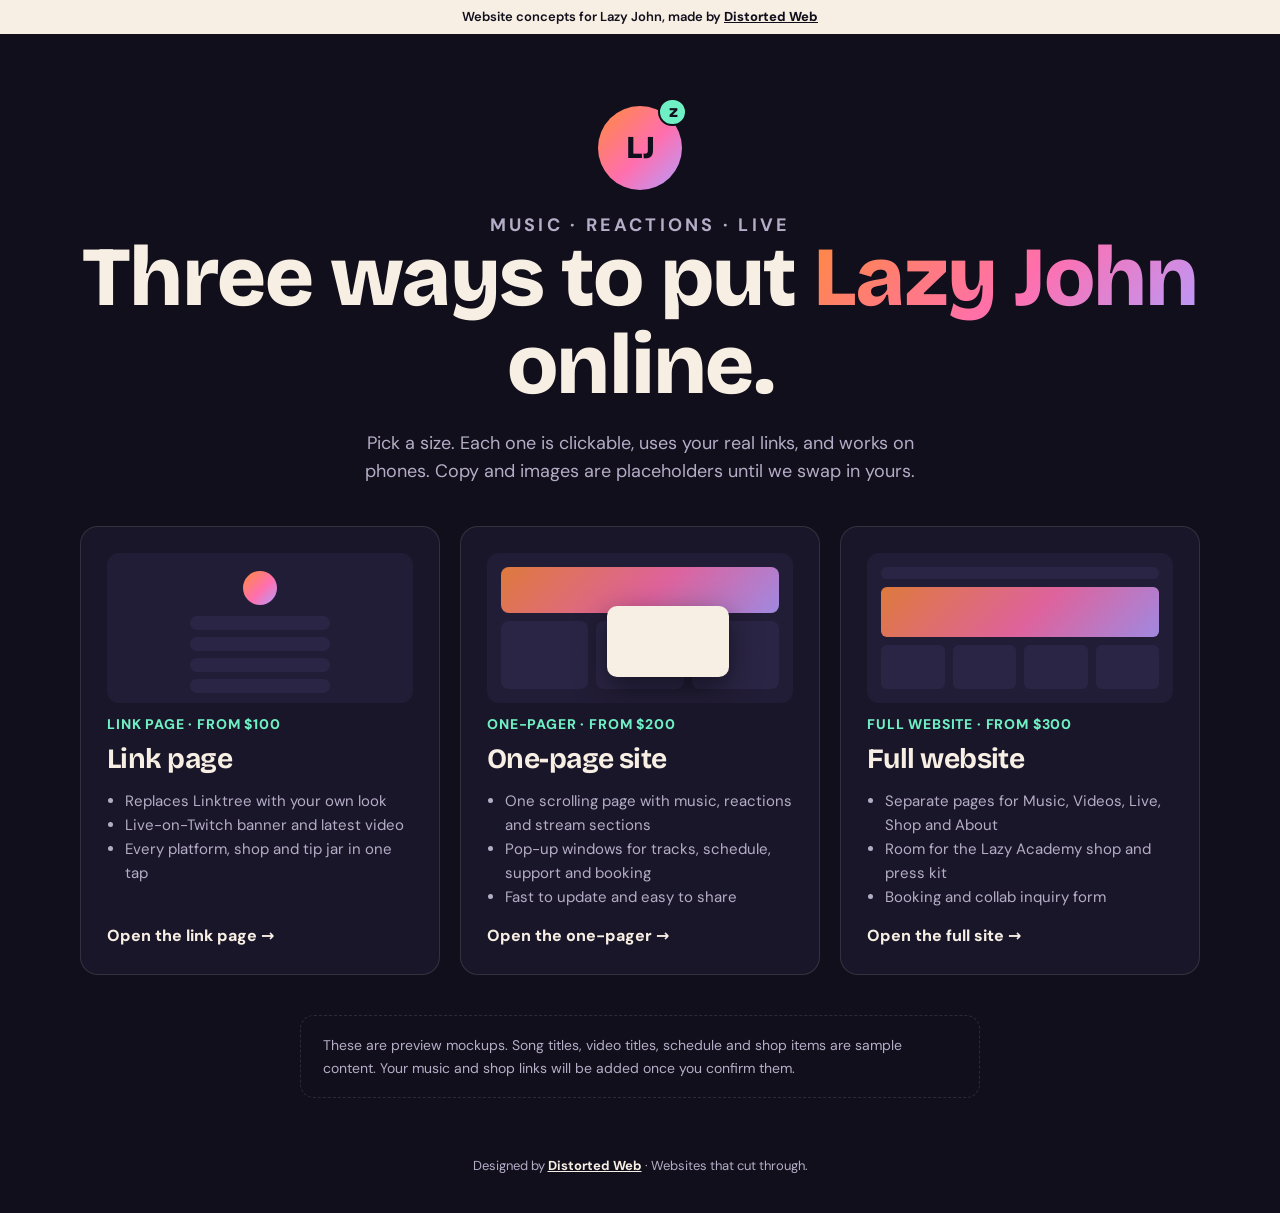
<file: index.html>
<!doctype html>
<html lang="en">
<head>
  <meta charset="utf-8">
  <meta name="viewport" content="width=device-width, initial-scale=1">
  <title>Lazy John | Website concepts by Distorted Web</title>
  <meta name="description" content="Three website concepts for Lazy John: a link page, a one-page site, and a full website.">
  <meta name="robots" content="noindex">
  <link rel="stylesheet" href="assets/css/base.css">
  <style>
    .hero { padding: 72px 0 40px; text-align: center; }
    .hero .mono { --s: 84px; margin: 0 auto 26px; }
    .hero h1 { font-size: clamp(40px, 8vw, 84px); font-weight: 800; }
    .hero p { max-width: 560px; margin: 18px auto 0; color: var(--muted); font-size: 18px; }
    .grid { display: grid; gap: 20px; grid-template-columns: repeat(auto-fit, minmax(280px, 1fr)); padding-bottom: 40px; }
    .opt {
      display: flex; flex-direction: column; gap: 14px; padding: 26px; border-radius: var(--radius);
      background: var(--night-2); border: 1px solid var(--line); text-decoration: none;
      transition: transform .2s, border-color .2s;
    }
    .opt:hover { transform: translateY(-4px); border-color: rgba(247,239,227,.35); }
    .opt .preview { height: 150px; border-radius: 12px; background: var(--card); position: relative; overflow: hidden; }
    .opt h2 { font-size: 28px; }
    .opt .price { font: 800 14px/1 var(--body); color: var(--mint); letter-spacing: .06em; text-transform: uppercase; }
    .opt ul { margin: 0; padding-left: 18px; color: var(--muted); font-size: 15px; }
    .opt .go { margin-top: auto; font-weight: 800; }
    .opt .go::after { content: " →"; }
    /* tiny wireframes */
    .wf-link { display: grid; gap: 7px; width: 46%; margin: 18px auto; }
    .wf-link i { height: 14px; border-radius: 99px; background: var(--card-2); }
    .wf-link i:first-child { width: 34px; height: 34px; border-radius: 50%; margin: 0 auto 4px; background: var(--glow); }
    .wf-one { position: absolute; inset: 14px; display: grid; gap: 8px; grid-template-columns: 1fr 1fr 1fr; grid-template-rows: 46px 1fr; }
    .wf-one i { border-radius: 8px; background: var(--card-2); }
    .wf-one i:first-child { grid-column: 1 / -1; background: var(--glow); opacity: .85; }
    .wf-one b { position: absolute; right: 18%; bottom: 10%; width: 44%; height: 58%; border-radius: 10px; background: var(--cream); box-shadow: 0 10px 30px rgba(0,0,0,.5); }
    .wf-full { position: absolute; inset: 14px; display: grid; gap: 8px; grid-template-rows: 12px 50px 1fr; }
    .wf-full i { border-radius: 6px; background: var(--card-2); }
    .wf-full > i:nth-child(2) { background: var(--glow); opacity: .85; }
    .wf-full span { display: grid; grid-template-columns: repeat(4, 1fr); gap: 8px; }
    .wf-full span i { height: 100%; }
    .note { max-width: 680px; margin: 0 auto 30px; padding: 18px 22px; border-radius: 14px; border: 1px dashed var(--line); color: var(--muted); font-size: 14px; }
  </style>
</head>
<body>
  <div class="concept-bar">Website concepts for Lazy John, made by <a href="https://distortedbrands.com/web/">Distorted Web</a></div>

  <main class="wrap">
    <header class="hero">
      <div class="mono" aria-hidden="true">LJ</div>
      <p class="eyebrow">Music · Reactions · Live</p>
      <h1>Three ways to put <span class="grad-text">Lazy John</span> online.</h1>
      <p>Pick a size. Each one is clickable, uses your real links, and works on phones. Copy and images are placeholders until we swap in yours.</p>
    </header>

    <section class="grid" aria-label="Concepts">
      <a class="opt" href="link/">
        <div class="preview"><div class="wf-link"><i></i><i></i><i></i><i></i><i></i></div></div>
        <span class="price">Link page · from $100</span>
        <h2>Link page</h2>
        <ul>
          <li>Replaces Linktree with your own look</li>
          <li>Live-on-Twitch banner and latest video</li>
          <li>Every platform, shop and tip jar in one tap</li>
        </ul>
        <span class="go">Open the link page</span>
      </a>

      <a class="opt" href="one-page/">
        <div class="preview"><div class="wf-one"><i></i><i></i><i></i><i></i><b></b></div></div>
        <span class="price">One-pager · from $200</span>
        <h2>One-page site</h2>
        <ul>
          <li>One scrolling page with music, reactions and stream sections</li>
          <li>Pop-up windows for tracks, schedule, support and booking</li>
          <li>Fast to update and easy to share</li>
        </ul>
        <span class="go">Open the one-pager</span>
      </a>

      <a class="opt" href="full/">
        <div class="preview"><div class="wf-full"><i></i><i></i><span><i></i><i></i><i></i><i></i></span></div></div>
        <span class="price">Full website · from $300</span>
        <h2>Full website</h2>
        <ul>
          <li>Separate pages for Music, Videos, Live, Shop and About</li>
          <li>Room for the Lazy Academy shop and press kit</li>
          <li>Booking and collab inquiry form</li>
        </ul>
        <span class="go">Open the full site</span>
      </a>
    </section>

    <p class="note">These are preview mockups. Song titles, video titles, schedule and shop items are sample content. Your music and shop links will be added once you confirm them.</p>
  </main>

  <footer class="credit">Designed by <a href="https://distortedbrands.com/web/">Distorted Web</a> · Websites that cut through.</footer>
</body>
</html>
</file>
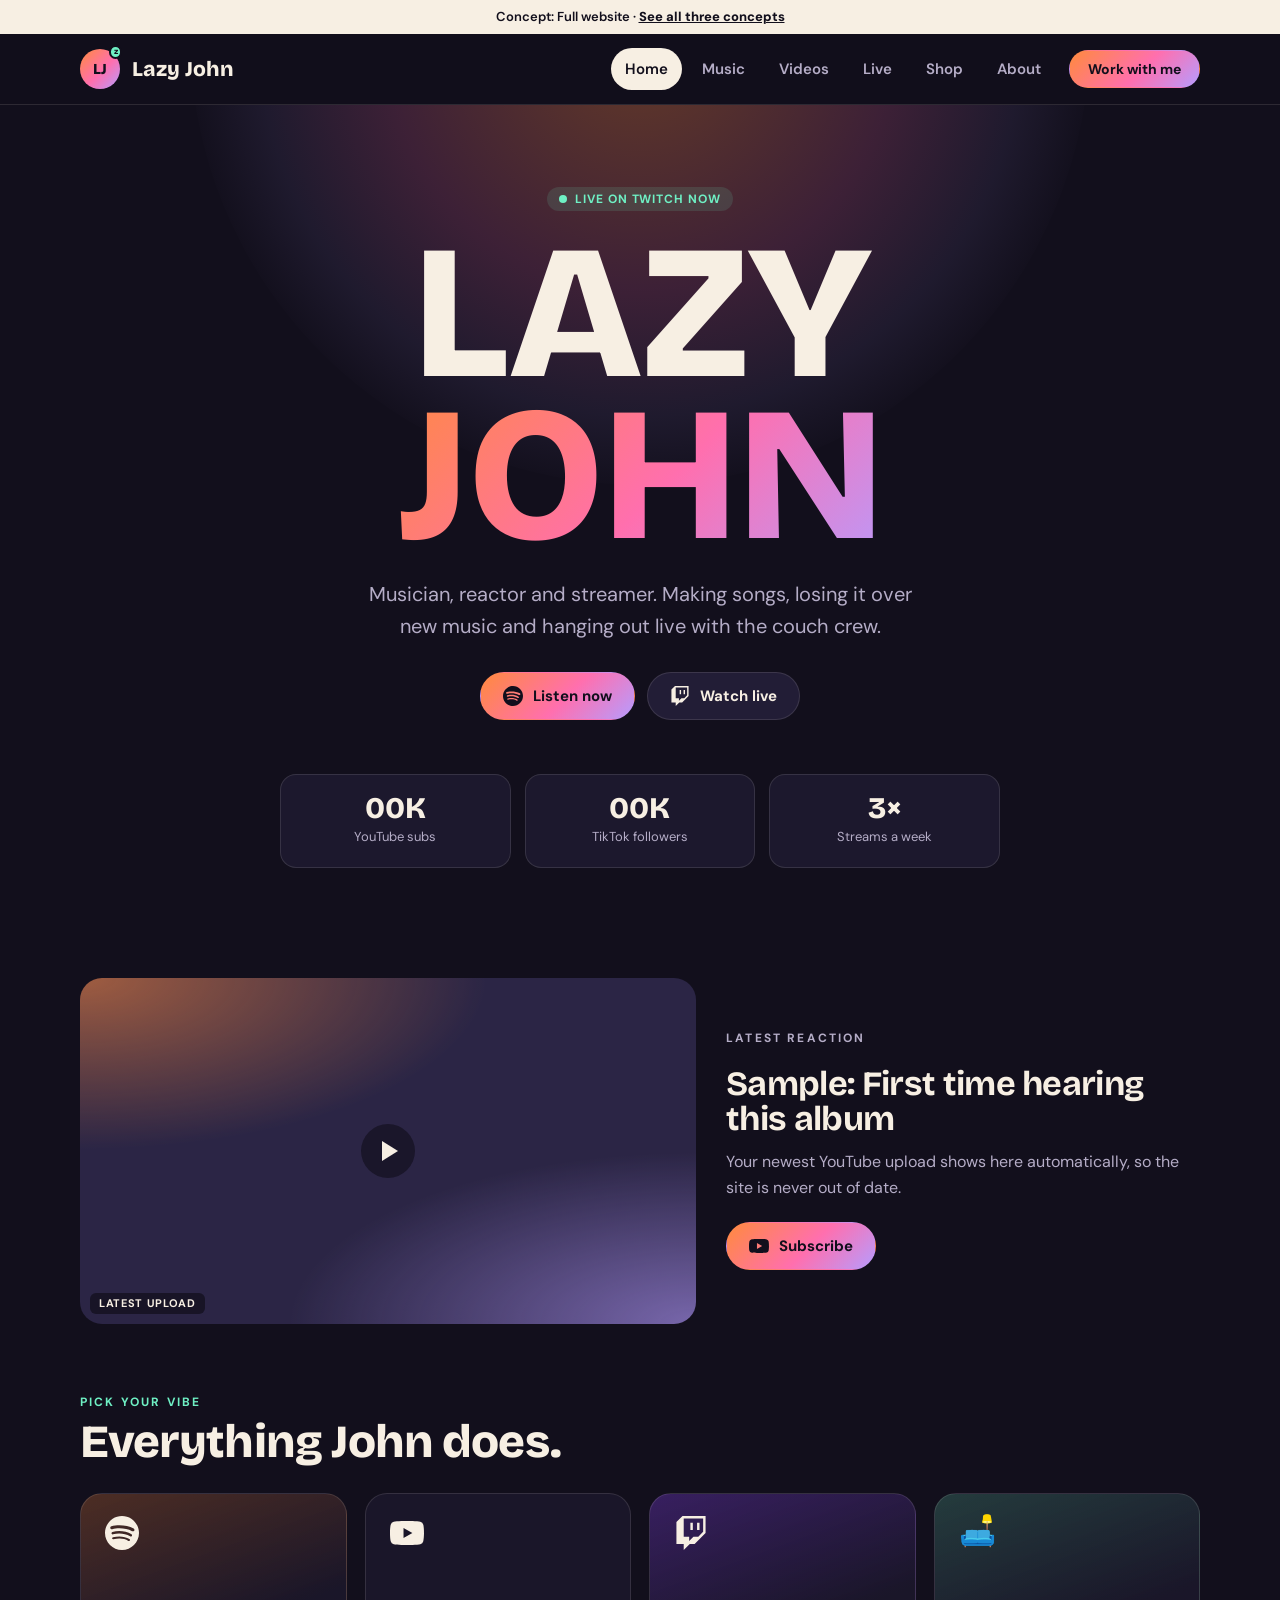
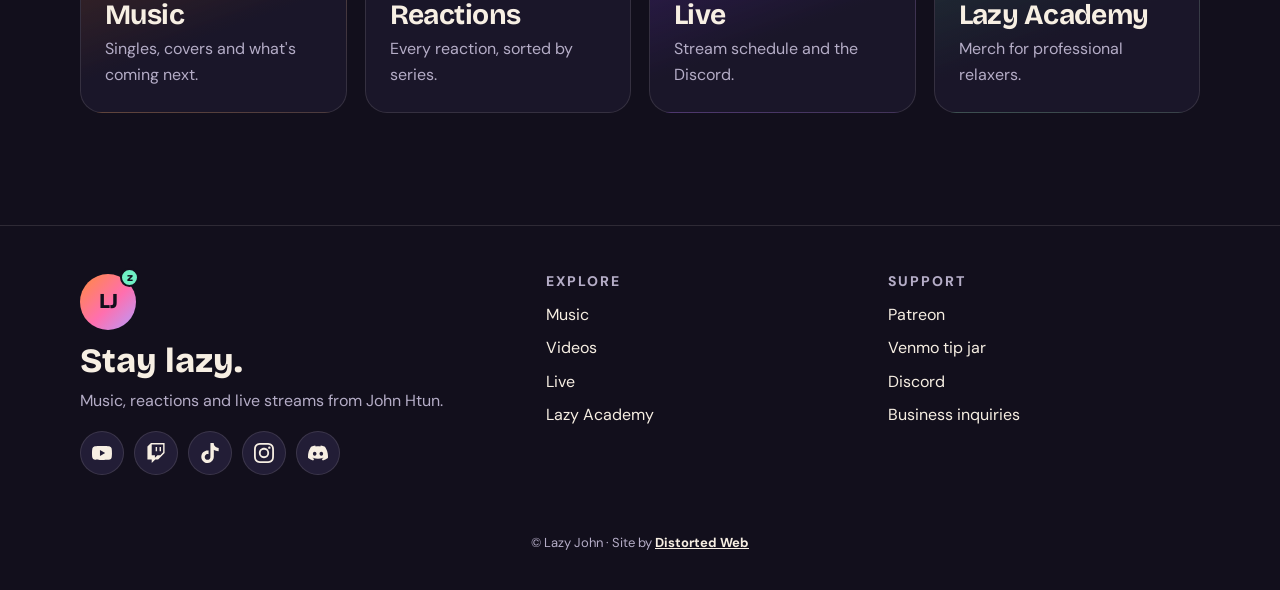
<file: full/index.html>
<!doctype html>
<html lang="en">
<head>
  <meta charset="utf-8">
  <meta name="viewport" content="width=device-width, initial-scale=1">
  <title>Lazy John | Music, reactions, live</title>
  <meta name="description" content="Lazy John: musician, reactor and Twitch streamer.">
  <meta name="robots" content="noindex">
  <link rel="stylesheet" href="../assets/css/base.css">
  <link rel="stylesheet" href="../assets/css/full.css">
  <style>
    .hero { padding: 80px 0 70px; position: relative; overflow: hidden; }
    .hero::before { content: ""; position: absolute; width: 900px; height: 900px; left: 50%; top: -520px; transform: translateX(-50%); border-radius: 50%;
      background: radial-gradient(circle, rgba(255,138,61,.35), rgba(255,111,174,.18) 40%, rgba(182,156,255,.08) 60%, transparent 72%); }
    .hero .wrap { position: relative; text-align: center; }
    .hero h1 { font-size: clamp(64px, 15vw, 190px); font-weight: 800; line-height: .85; margin: 22px 0; }
    .hero p { color: var(--muted); font-size: 20px; max-width: 560px; margin: 0 auto; }
    .hero .ctas { display: flex; flex-wrap: wrap; justify-content: center; gap: 12px; margin-top: 30px; }
    .stats { display: grid; grid-template-columns: repeat(3, 1fr); gap: 14px; max-width: 720px; margin: 54px auto 0; }
    .stats div { padding: 18px; border-radius: 16px; background: rgba(34,29,54,.7); border: 1px solid var(--line); }
    .stats b { display: block; font: 800 30px/1 var(--display); }
    .stats span { color: var(--muted); font-size: 13px; }
    .feature { display: grid; gap: 30px; grid-template-columns: 1.3fr 1fr; align-items: center; }
    .feature .thumb { border-radius: 22px; }
    .feature h3 { font-size: 34px; margin: 10px 0 12px; }
    .feature p { color: var(--muted); margin-bottom: 22px; }
    .tiles { display: grid; gap: 18px; grid-template-columns: repeat(auto-fit, minmax(240px, 1fr)); }
    .tile { min-height: 220px; display: flex; flex-direction: column; justify-content: flex-end; gap: 6px; padding: 24px; border-radius: 22px; text-decoration: none; position: relative; overflow: hidden; border: 1px solid var(--line); background: var(--night-2); transition: transform .2s; }
    .tile:hover { transform: translateY(-4px); }
    .tile .ico, .tile .em { position: absolute; top: 22px; left: 24px; width: 34px; height: 34px; font-size: 30px; line-height: 1; }
    .tile h3 { font-size: 28px; }
    .tile p { color: var(--muted); }
    .tile.music { background: linear-gradient(160deg, rgba(255,138,61,.25), var(--night-2) 60%); }
    .tile.stream { background: linear-gradient(160deg, rgba(145,70,255,.3), var(--night-2) 60%); }
    .tile.shop { background: linear-gradient(160deg, rgba(111,240,196,.2), var(--night-2) 60%); }
    @media (max-width: 760px) { .feature { grid-template-columns: 1fr; } .stats b { font-size: 22px; } }

  </style>
</head>
<body>
  <div class="concept-bar">Concept: Full website · <a href="../">See all three concepts</a></div>

  <header class="site-nav">
    <div class="wrap">
      <a class="brand" href="./"><span class="mono" aria-hidden="true">LJ</span>Lazy John</a>
      <button class="menu-toggle" aria-label="Menu" aria-expanded="false"><span></span></button>
      <ul class="menu">
          <li><a href="./" aria-current="page">Home</a></li>
          <li><a href="./music/">Music</a></li>
          <li><a href="./videos/">Videos</a></li>
          <li><a href="./live/">Live</a></li>
          <li><a href="./shop/">Shop</a></li>
          <li><a href="./about/">About</a></li>
      </ul>
      <a class="btn btn-hot cta" href="./about/#contact">Work with me</a>
    </div>
  </header>

  <main>
    <section class="hero">
      <div class="wrap">
        <span class="live">Live on Twitch now</span>
        <h1>LAZY<br><span class="grad-text">JOHN</span></h1>
        <p>Musician, reactor and streamer. Making songs, losing it over new music and hanging out live with the couch crew.</p>
        <div class="ctas">
          <a class="btn btn-hot" href="music/"><span class="ico i-spotify"></span>Listen now</a>
          <a class="btn" href="https://www.twitch.tv/iamlazyjohn"><span class="ico i-twitch"></span>Watch live</a>
        </div>
        <div class="stats" aria-label="Sample stats">
          <div><b>00K</b><span>YouTube subs</span></div>
          <div><b>00K</b><span>TikTok followers</span></div>
          <div><b>3×</b><span>Streams a week</span></div>
        </div>
      </div>
    </section>

    <section class="block">
      <div class="wrap feature">
        <a class="vcard" href="https://www.youtube.com/@THISISLAZYJOHN"><div class="thumb"><span class="play"></span><span class="tag">Latest upload</span></div></a>
        <div>
          <p class="eyebrow">Latest reaction</p>
          <h3>Sample: First time hearing this album</h3>
          <p>Your newest YouTube upload shows here automatically, so the site is never out of date.</p>
          <a class="btn btn-hot" href="https://www.youtube.com/@THISISLAZYJOHN?sub_confirmation=1"><span class="ico i-youtube"></span>Subscribe</a>
        </div>
      </div>
    </section>

    <section class="block" style="padding-top:0">
      <div class="wrap">
        <p class="eyebrow">Pick your vibe</p>
        <h2>Everything John does.</h2>
        <div class="tiles">
          <a class="tile music" href="music/"><span class="ico i-spotify"></span><h3>Music</h3><p>Singles, covers and what's coming next.</p></a>
          <a class="tile" href="videos/"><span class="ico i-youtube"></span><h3>Reactions</h3><p>Every reaction, sorted by series.</p></a>
          <a class="tile stream" href="live/"><span class="ico i-twitch"></span><h3>Live</h3><p>Stream schedule and the Discord.</p></a>
          <a class="tile shop" href="shop/"><span class="em" aria-hidden="true">🛋️</span><h3>Lazy Academy</h3><p>Merch for professional relaxers.</p></a>
        </div>
      </div>
    </section>
  </main>

  <footer class="site-foot">
    <div class="wrap">
      <div>
        <span class="mono" aria-hidden="true">LJ</span>
        <p class="big">Stay lazy.</p>
        <p class="muted">Music, reactions and live streams from John Htun.</p>
        <nav class="socials" aria-label="Socials">
          <a href="https://www.youtube.com/@THISISLAZYJOHN" aria-label="YouTube"><span class="ico i-youtube"></span></a>
          <a href="https://www.twitch.tv/iamlazyjohn" aria-label="Twitch"><span class="ico i-twitch"></span></a>
          <a href="https://www.tiktok.com/@johnhtunn" aria-label="TikTok"><span class="ico i-tiktok"></span></a>
          <a href="https://www.instagram.com/htuns_of_fun" aria-label="Instagram"><span class="ico i-instagram"></span></a>
          <a href="https://discord.gg/yuyG89Dpnd" aria-label="Discord"><span class="ico i-discord"></span></a>
        </nav>
      </div>
      <div>
        <h4>Explore</h4>
        <ul>
          <li><a href="./music/">Music</a></li>
          <li><a href="./videos/">Videos</a></li>
          <li><a href="./live/">Live</a></li>
          <li><a href="./shop/">Lazy Academy</a></li>
        </ul>
      </div>
      <div>
        <h4>Support</h4>
        <ul>
          <li><a href="https://www.patreon.com/c/lazyjohn">Patreon</a></li>
          <li><a href="https://account.venmo.com/u/JohnHtun">Venmo tip jar</a></li>
          <li><a href="https://discord.gg/yuyG89Dpnd">Discord</a></li>
          <li><a href="./about/#contact">Business inquiries</a></li>
        </ul>
      </div>
    </div>
    <p class="credit">© Lazy John · Site by <a href="https://distortedbrands.com/web/">Distorted Web</a></p>
  </footer>

  <script>
    (function () {
      var nav = document.querySelector(".site-nav"), btn = nav.querySelector(".menu-toggle");
      btn.addEventListener("click", function () {
        var open = nav.classList.toggle("open");
        btn.setAttribute("aria-expanded", open);
      });
    })();
  </script>
</body>
</html>
</file>
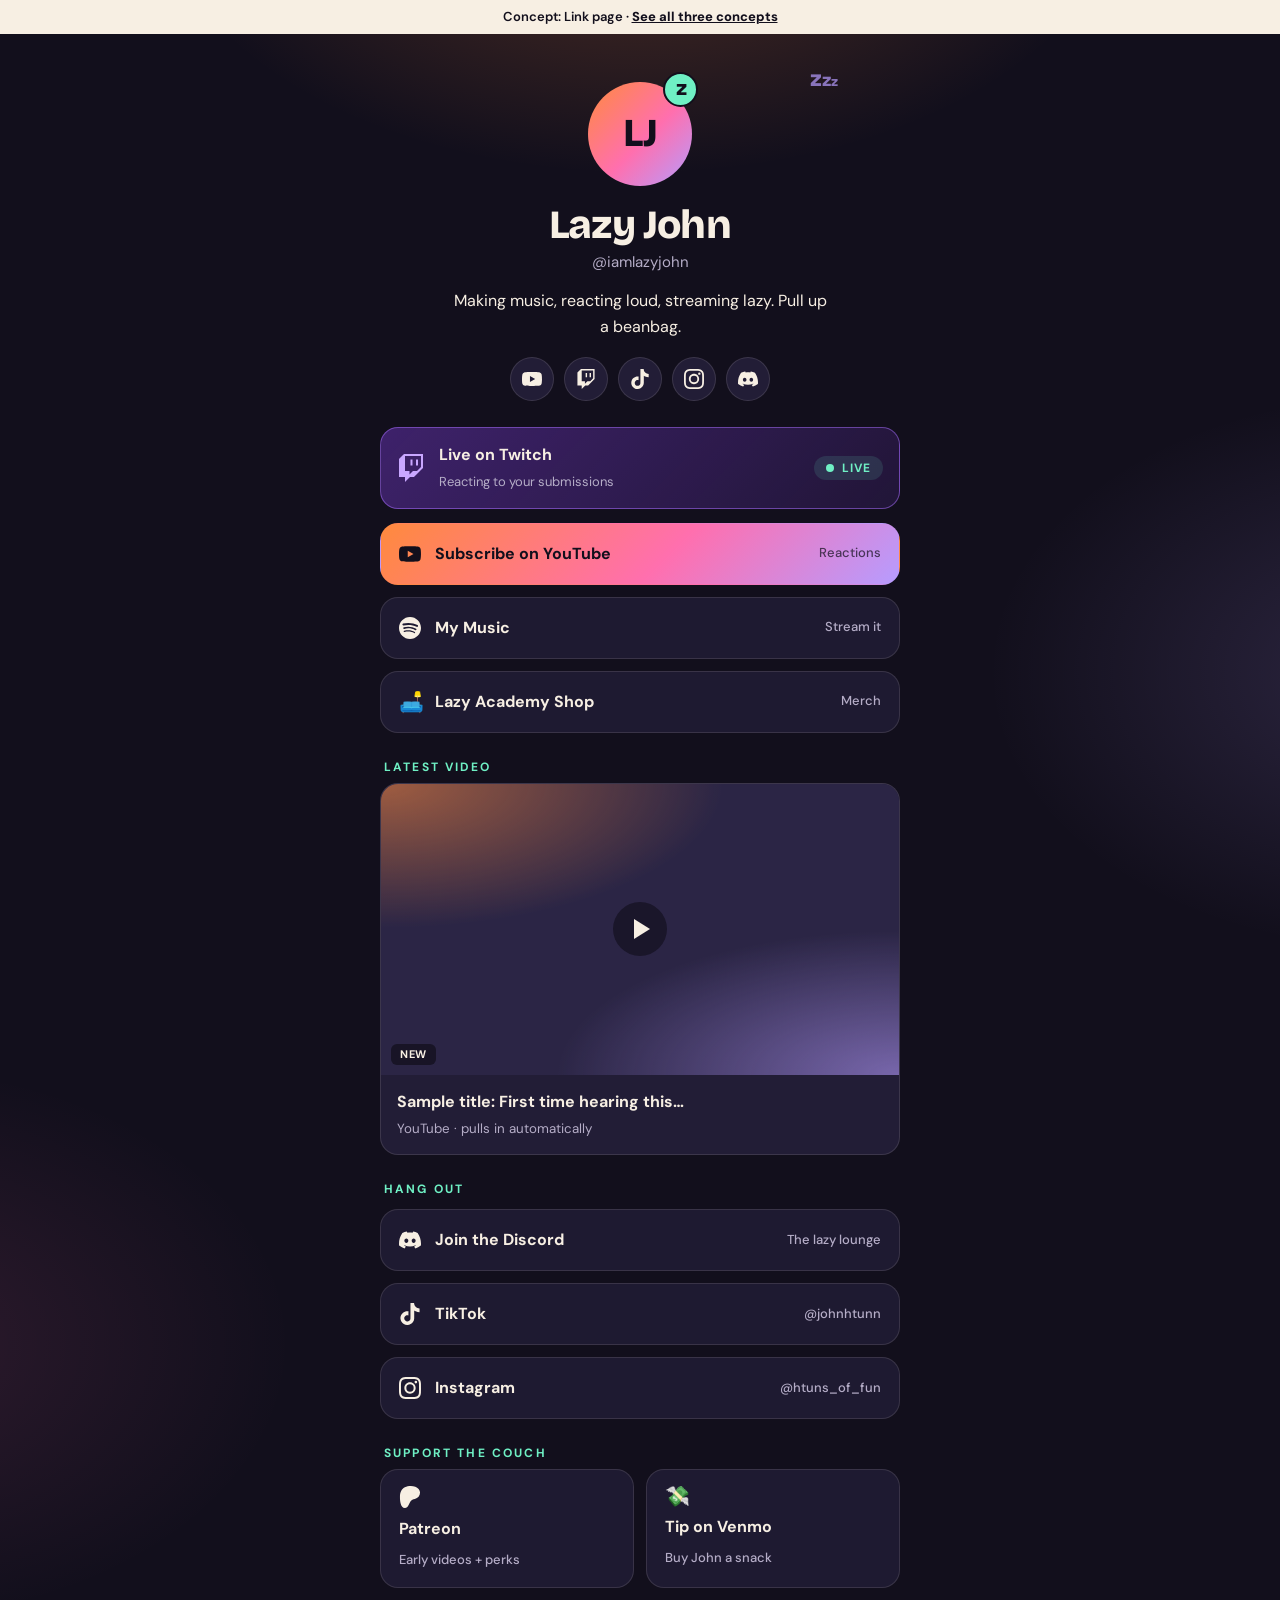
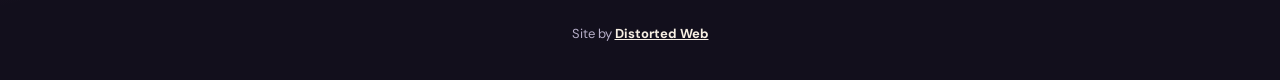
<file: link/index.html>
<!doctype html>
<html lang="en">
<head>
  <meta charset="utf-8">
  <meta name="viewport" content="width=device-width, initial-scale=1">
  <title>Lazy John | Links</title>
  <meta name="description" content="Lazy John: music, reactions and live streams. Every link in one place.">
  <meta name="robots" content="noindex">
  <link rel="stylesheet" href="../assets/css/base.css">
  <style>
    body {
      background:
        radial-gradient(700px 420px at 50% -120px, rgba(255,138,61,.28), transparent 70%),
        radial-gradient(600px 400px at 110% 40%, rgba(182,156,255,.16), transparent 70%),
        radial-gradient(600px 400px at -10% 80%, rgba(255,111,174,.12), transparent 70%),
        var(--night);
      min-height: 100vh;
    }
    .page { width: min(520px, 100% - 32px); margin: 0 auto; padding: 48px 0 8px; position: relative; }

    .zzz { position: absolute; top: 34px; right: 12%; font: 800 22px/1 var(--display); color: var(--lilac); opacity: .7; pointer-events: none; }
    .zzz span { display: inline-block; animation: float 3s ease-in-out infinite; }
    .zzz span:nth-child(2) { font-size: .8em; animation-delay: .4s; }
    .zzz span:nth-child(3) { font-size: .6em; animation-delay: .8s; }
    @keyframes float { 50% { transform: translateY(-8px); opacity: .4; } }

    .head { text-align: center; }
    .head .mono { --s: 104px; margin: 0 auto 18px; }
    .head h1 { font-size: 40px; font-weight: 800; }
    .head .handle { color: var(--muted); margin-top: 4px; font-size: 15px; }
    .head .bio { margin: 14px auto 0; max-width: 380px; font-size: 16px; }
    .head .socials { justify-content: center; margin-top: 18px; }

    .livecard {
      margin-top: 26px; display: flex; align-items: center; gap: 14px; padding: 14px 16px;
      border-radius: var(--radius); text-decoration: none;
      background: linear-gradient(135deg, rgba(145,70,255,.35), rgba(145,70,255,.12)); border: 1px solid rgba(169,112,255,.5);
    }
    .livecard .ico { width: 28px; height: 28px; color: #c9a7ff; }
    .livecard strong { display: block; font-size: 16px; }
    .livecard small { color: var(--muted); font-size: 13px; }
    .livecard .live { margin-left: auto; }

    .links { display: grid; gap: 12px; margin-top: 14px; }
    .lnk {
      display: flex; align-items: center; gap: 14px; padding: 16px 18px; min-height: 62px;
      border-radius: var(--radius); background: rgba(34,29,54,.85); border: 1px solid var(--line);
      text-decoration: none; font-weight: 700; font-size: 16px;
      transition: transform .15s, background .15s, color .15s;
    }
    .lnk:hover { transform: translateY(-2px) scale(1.01); background: var(--cream); color: var(--night); }
    .lnk .ico { width: 22px; height: 22px; }
    .lnk .em { width: 22px; text-align: center; font-size: 20px; line-height: 1; }
    .lnk .sub { margin-left: auto; font-weight: 500; font-size: 13px; color: var(--muted); }
    .lnk:hover .sub { color: inherit; opacity: .7; }
    .lnk.hot { background: var(--glow); color: var(--night); border-color: transparent; }
    .lnk.hot .sub { color: var(--night); opacity: .7; }

    .section-label { margin: 28px 4px 10px; }

    .latest { display: block; text-decoration: none; border-radius: var(--radius); overflow: hidden; background: var(--card); border: 1px solid var(--line); }
    .latest .thumb { border-radius: 0; }
    .latest .meta { padding: 14px 16px; }
    .latest .meta strong { display: block; font-size: 16px; }
    .latest .meta small { color: var(--muted); }

    .duo { display: grid; grid-template-columns: 1fr 1fr; gap: 12px; }
    .duo .lnk { flex-direction: column; align-items: flex-start; gap: 8px; }
    .duo .lnk .sub { margin-left: 0; }
  </style>
</head>
<body>
  <div class="concept-bar">Concept: Link page · <a href="../">See all three concepts</a></div>

  <main class="page">
    <div class="zzz" aria-hidden="true"><span>z</span><span>z</span><span>z</span></div>

    <header class="head">
      <div class="mono" aria-hidden="true">LJ</div>
      <h1>Lazy John</h1>
      <p class="handle">@iamlazyjohn</p>
      <p class="bio">Making music, reacting loud, streaming lazy. Pull up a beanbag.</p>
      <nav class="socials" aria-label="Socials">
        <a href="https://www.youtube.com/@THISISLAZYJOHN" aria-label="YouTube"><span class="ico i-youtube"></span></a>
        <a href="https://www.twitch.tv/iamlazyjohn" aria-label="Twitch"><span class="ico i-twitch"></span></a>
        <a href="https://www.tiktok.com/@johnhtunn" aria-label="TikTok"><span class="ico i-tiktok"></span></a>
        <a href="https://www.instagram.com/htuns_of_fun" aria-label="Instagram"><span class="ico i-instagram"></span></a>
        <a href="https://discord.gg/yuyG89Dpnd" aria-label="Discord"><span class="ico i-discord"></span></a>
      </nav>
    </header>

    <a class="livecard" href="https://www.twitch.tv/iamlazyjohn">
      <span class="ico i-twitch"></span>
      <span><strong>Live on Twitch</strong><small>Reacting to your submissions</small></span>
      <span class="live">Live</span>
    </a>

    <div class="links">
      <a class="lnk hot" href="https://www.youtube.com/@THISISLAZYJOHN?sub_confirmation=1"><span class="ico i-youtube"></span>Subscribe on YouTube<span class="sub">Reactions</span></a>
      <a class="lnk" href="#"><span class="ico i-spotify"></span>My Music<span class="sub">Stream it</span></a>
      <a class="lnk" href="#"><span class="em" aria-hidden="true">🛋️</span>Lazy Academy Shop<span class="sub">Merch</span></a>
    </div>

    <p class="eyebrow section-label">Latest video</p>
    <a class="latest" href="https://www.youtube.com/@THISISLAZYJOHN">
      <div class="thumb"><span class="play"></span><span class="tag">New</span></div>
      <div class="meta"><strong>Sample title: First time hearing this…</strong><small>YouTube · pulls in automatically</small></div>
    </a>

    <p class="eyebrow section-label">Hang out</p>
    <div class="links">
      <a class="lnk" href="https://discord.gg/yuyG89Dpnd"><span class="ico i-discord"></span>Join the Discord<span class="sub">The lazy lounge</span></a>
      <a class="lnk" href="https://www.tiktok.com/@johnhtunn"><span class="ico i-tiktok"></span>TikTok<span class="sub">@johnhtunn</span></a>
      <a class="lnk" href="https://www.instagram.com/htuns_of_fun"><span class="ico i-instagram"></span>Instagram<span class="sub">@htuns_of_fun</span></a>
    </div>

    <p class="eyebrow section-label">Support the couch</p>
    <div class="duo">
      <a class="lnk" href="https://www.patreon.com/c/lazyjohn"><span class="ico i-patreon"></span>Patreon<span class="sub">Early videos + perks</span></a>
      <a class="lnk" href="https://account.venmo.com/u/JohnHtun"><span class="em" aria-hidden="true">💸</span>Tip on Venmo<span class="sub">Buy John a snack</span></a>
    </div>
  </main>

  <footer class="credit">Site by <a href="https://distortedbrands.com/web/">Distorted Web</a></footer>
</body>
</html>
</file>
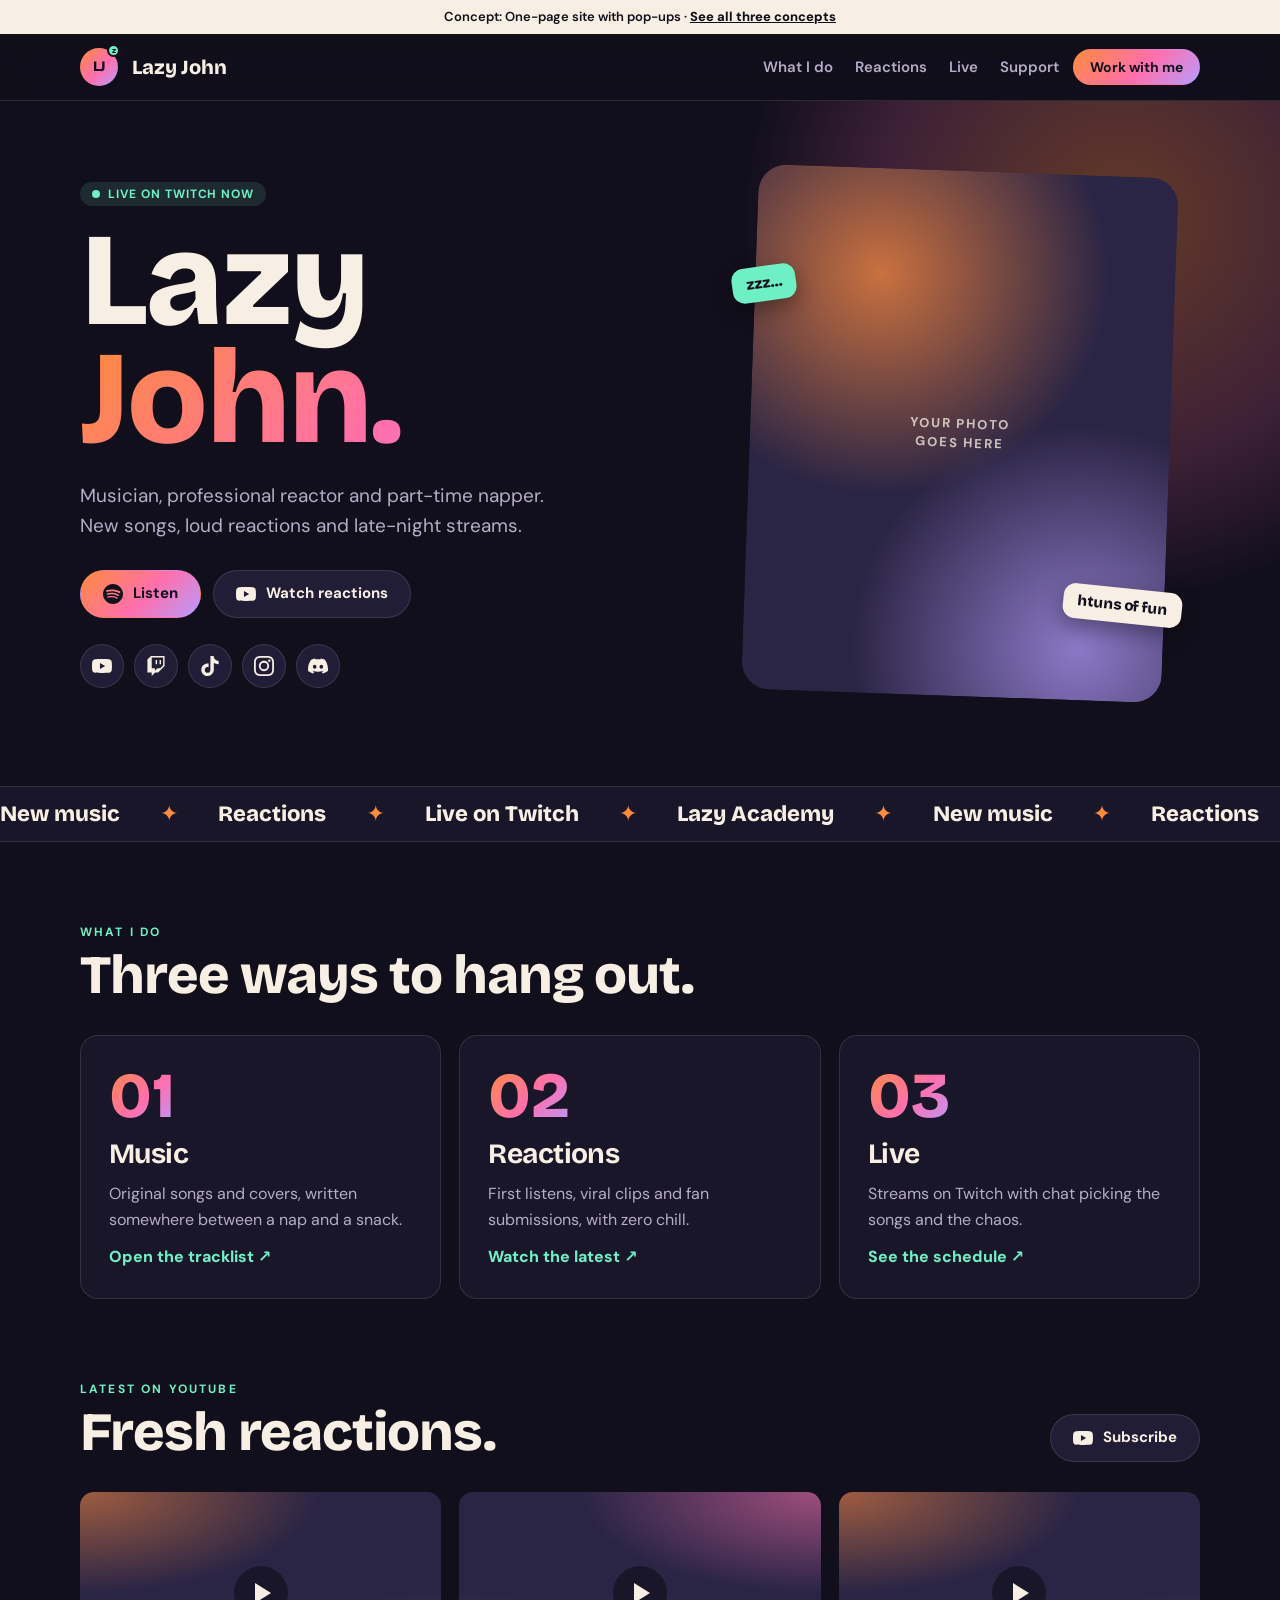
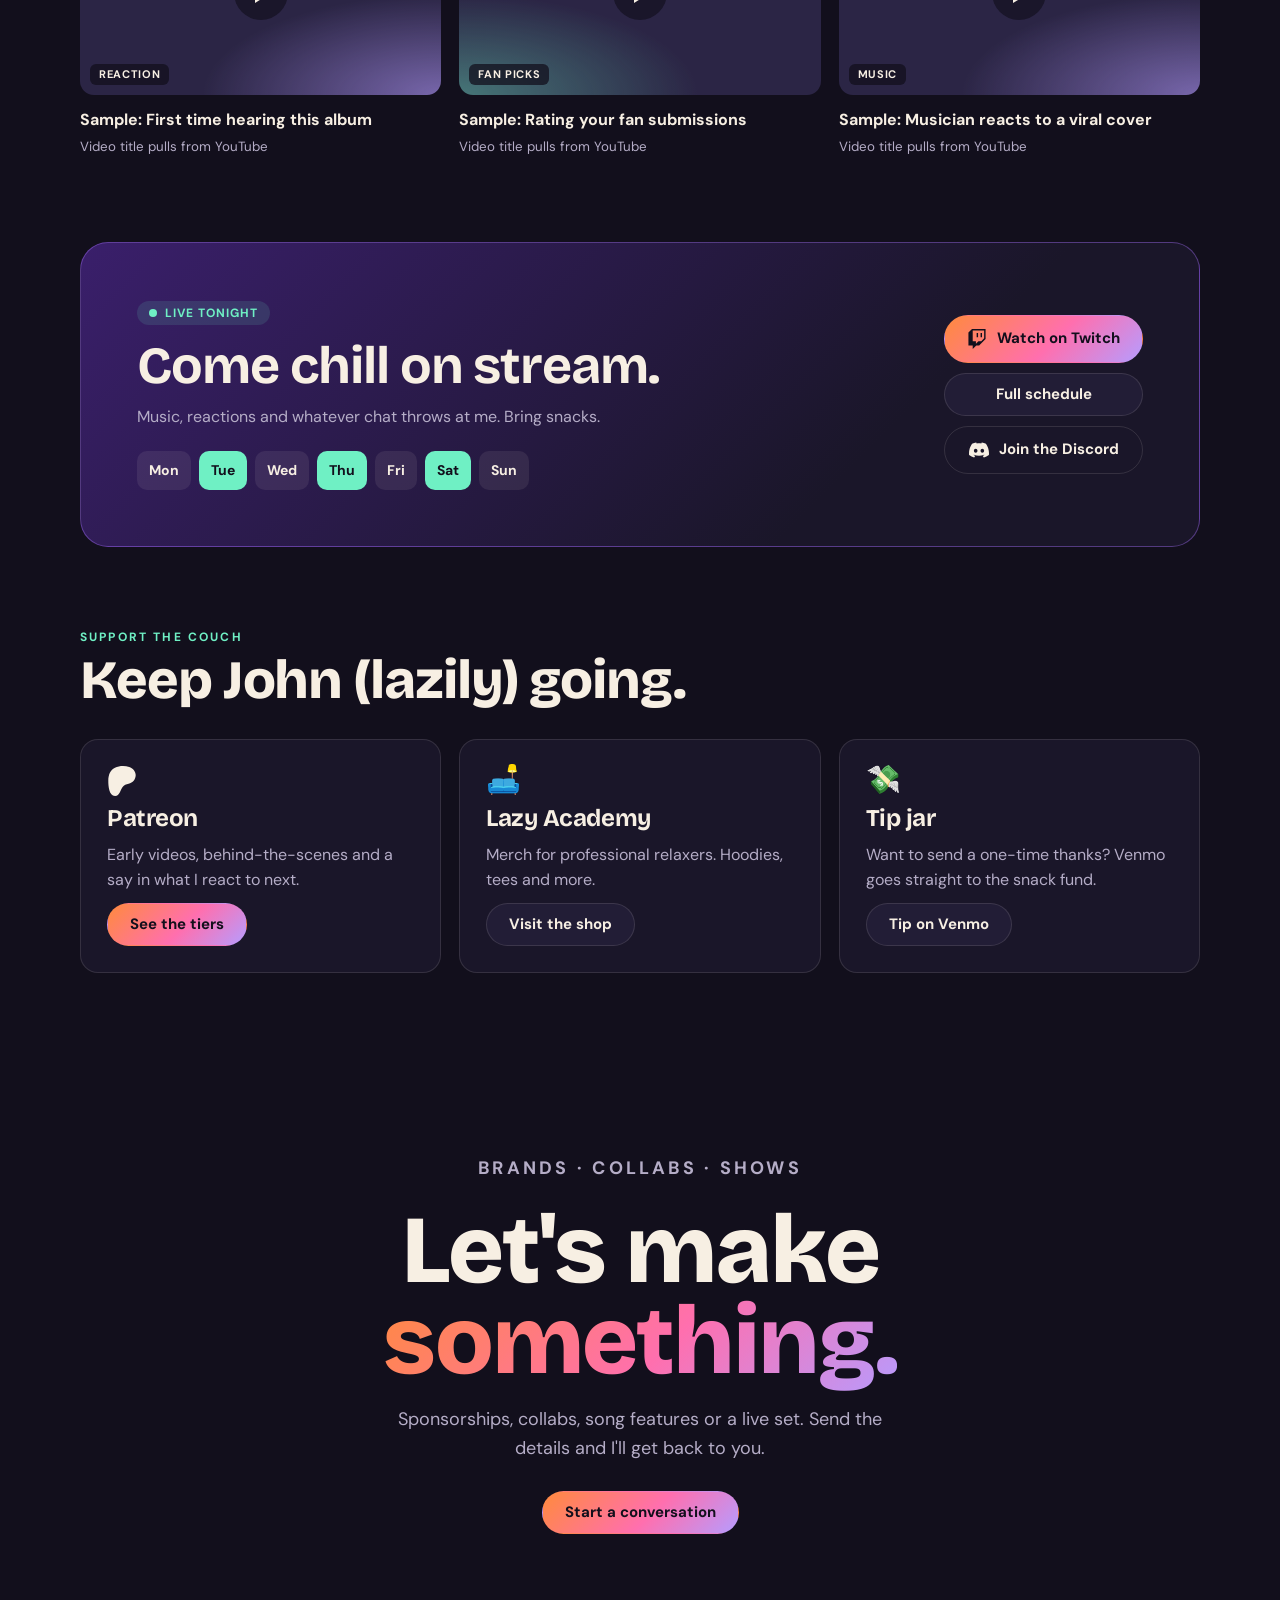
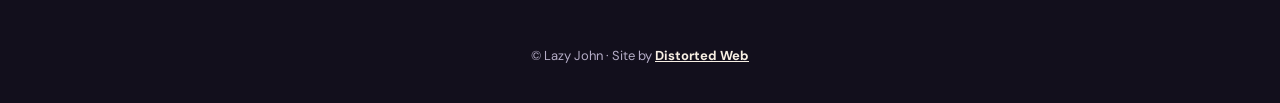
<file: one-page/index.html>
<!doctype html>
<html lang="en">
<head>
  <meta charset="utf-8">
  <meta name="viewport" content="width=device-width, initial-scale=1">
  <title>Lazy John | Music, reactions, live</title>
  <meta name="description" content="Lazy John makes music, reacts to everything, and streams on Twitch.">
  <meta name="robots" content="noindex">
  <link rel="stylesheet" href="../assets/css/base.css">
  <style>
    body.modal-open { overflow: hidden; }
    section { padding: 84px 0; }
    .sec-head { display: flex; flex-wrap: wrap; align-items: end; justify-content: space-between; gap: 16px; margin-bottom: 30px; }
    .sec-head h2 { font-size: clamp(34px, 5vw, 54px); font-weight: 800; margin-top: 10px; }

    /* Nav */
    .nav { position: sticky; top: 0; z-index: 10; background: rgba(18,15,28,.82); backdrop-filter: blur(12px); border-bottom: 1px solid var(--line); }
    .nav .wrap { display: flex; align-items: center; gap: 14px; height: 66px; }
    .nav .mono { --s: 38px; }
    .nav .name { font: 800 20px/1 var(--display); text-decoration: none; }
    .nav ul { display: flex; gap: 22px; list-style: none; margin: 0 0 0 auto; padding: 0; }
    .nav ul a { text-decoration: none; color: var(--muted); font-weight: 600; font-size: 15px; }
    .nav ul a:hover { color: var(--cream); }
    .nav .btn { padding: 10px 16px; font-size: 14px; }
    @media (max-width: 760px) { .nav ul { display: none; } .nav .btn { margin-left: auto; } }

    /* Hero */
    .hero { padding: 70px 0 90px; position: relative; overflow: hidden; }
    .hero::before {
      content: ""; position: absolute; width: 760px; height: 760px; right: -220px; top: -260px; border-radius: 50%;
      background: radial-gradient(circle, rgba(255,138,61,.35), rgba(255,111,174,.18) 45%, transparent 70%); pointer-events: none;
    }
    .hero .wrap { position: relative; display: grid; gap: 40px; grid-template-columns: 1.25fr 1fr; align-items: center; }
    .hero h1 { font-size: clamp(56px, 11vw, 132px); font-weight: 800; line-height: .9; margin: 16px 0 22px; }
    .hero h1 em { font-style: normal; display: block; }
    .hero p.lead { font-size: 19px; color: var(--muted); max-width: 470px; }
    .hero .ctas { display: flex; flex-wrap: wrap; gap: 12px; margin-top: 28px; }
    .hero .socials { margin-top: 26px; }
    .portrait {
      aspect-ratio: 4 / 5; border-radius: 28px; position: relative; overflow: hidden;
      background: radial-gradient(90% 70% at 30% 20%, rgba(255,138,61,.75), transparent 60%), radial-gradient(90% 70% at 80% 90%, rgba(182,156,255,.7), transparent 60%), var(--card-2);
      display: grid; place-items: center; transform: rotate(2deg);
    }
    .portrait span { font: 800 13px/1.4 var(--body); letter-spacing: .14em; text-transform: uppercase; color: rgba(247,239,227,.75); text-align: center; }
    .sticker {
      position: absolute; padding: 10px 14px; border-radius: 12px; font: 800 15px/1 var(--display); color: var(--night);
      box-shadow: 0 8px 22px rgba(0,0,0,.35);
    }
    .sticker.a { background: var(--mint); left: -18px; top: 18%; transform: rotate(-8deg); }
    .sticker.b { background: var(--cream); right: -12px; bottom: 14%; transform: rotate(6deg); }
    .hero .art { position: relative; max-width: 420px; justify-self: center; width: 100%; }
    @media (max-width: 860px) { .hero .wrap { grid-template-columns: 1fr; } .hero .art { max-width: 320px; } }

    /* Marquee */
    .marquee { overflow: hidden; border-block: 1px solid var(--line); background: var(--night-2); }
    .marquee div { display: flex; gap: 40px; width: max-content; padding: 16px 0; animation: slide 28s linear infinite; font: 800 22px/1 var(--display); }
    .marquee b { color: var(--sun); }
    @keyframes slide { to { transform: translateX(-50%); } }

    /* Three pillars */
    .pillars { display: grid; gap: 18px; grid-template-columns: repeat(auto-fit, minmax(260px, 1fr)); }
    .pillar {
      text-align: left; padding: 28px; border-radius: var(--radius); background: var(--night-2); border: 1px solid var(--line);
      cursor: pointer; display: flex; flex-direction: column; gap: 12px; min-height: 250px; transition: transform .2s, border-color .2s;
    }
    .pillar:hover { transform: translateY(-4px); border-color: rgba(247,239,227,.35); }
    .pillar .n { font: 800 64px/1 var(--display); }
    .pillar h3 { font-size: 28px; }
    .pillar p { color: var(--muted); }
    .pillar .more { margin-top: auto; font-weight: 800; color: var(--mint); }
    .pillar .more::after { content: " ↗"; }

    /* Reactions grid */
    .vids { display: grid; gap: 18px; grid-template-columns: repeat(auto-fit, minmax(250px, 1fr)); }
    .vid { text-align: left; background: none; border: 0; padding: 0; cursor: pointer; }
    .vid strong { display: block; margin-top: 12px; font-size: 16px; }
    .vid small { color: var(--muted); }
    .vid:hover .thumb { outline: 2px solid var(--cream); outline-offset: 3px; }

    /* Live */
    .live-band { border-radius: 28px; padding: clamp(28px, 5vw, 56px); background: linear-gradient(135deg, #3a1f6b, #1a1629 70%); border: 1px solid rgba(169,112,255,.4); display: grid; gap: 30px; grid-template-columns: 1fr auto; align-items: center; }
    .live-band h2 { font-size: clamp(32px, 5vw, 52px); margin: 14px 0 10px; }
    .live-band p { color: var(--muted); max-width: 520px; }
    .days { display: flex; gap: 8px; margin-top: 22px; flex-wrap: wrap; }
    .days span { padding: 8px 12px; border-radius: 10px; background: rgba(247,239,227,.08); font-weight: 700; font-size: 14px; }
    .days span.on { background: var(--mint); color: var(--night); }
    .live-band .btns { display: grid; gap: 10px; }
    @media (max-width: 760px) { .live-band { grid-template-columns: 1fr; } }

    /* Support */
    .support { display: grid; gap: 18px; grid-template-columns: repeat(auto-fit, minmax(240px, 1fr)); }
    .sup { padding: 26px; border-radius: var(--radius); background: var(--night-2); border: 1px solid var(--line); display: flex; flex-direction: column; gap: 10px; }
    .sup .ico, .sup .em { width: 30px; height: 30px; font-size: 28px; line-height: 1; }
    .sup h3 { font-size: 24px; }
    .sup p { color: var(--muted); }
    .sup .btn { margin-top: auto; align-self: flex-start; }

    /* Contact */
    .contact { text-align: center; }
    .contact h2 { font-size: clamp(40px, 8vw, 96px); font-weight: 800; line-height: .95; }
    .contact p { color: var(--muted); max-width: 520px; margin: 18px auto 28px; font-size: 18px; }

    /* Dialogs */
    dialog {
      width: min(620px, 100% - 32px); max-height: calc(100vh - 48px); padding: 0; border: 1px solid var(--line); border-radius: 22px;
      background: var(--night-2); color: var(--cream); overflow: auto;
    }
    dialog::backdrop { background: rgba(10,8,18,.72); backdrop-filter: blur(4px); }
    dialog[open] { animation: pop .22s ease-out; }
    @keyframes pop { from { transform: translateY(16px) scale(.98); opacity: 0; } }
    .dlg-head { display: flex; align-items: center; gap: 12px; padding: 20px 22px; border-bottom: 1px solid var(--line); position: sticky; top: 0; background: var(--night-2); z-index: 1; }
    .dlg-head h3 { font-size: 24px; }
    .x { margin-left: auto; width: 38px; height: 38px; border-radius: 50%; border: 1px solid var(--line); background: var(--card); cursor: pointer; font-size: 20px; line-height: 1; }
    .dlg-body { padding: 22px; display: grid; gap: 16px; }
    .track { display: flex; align-items: center; gap: 14px; padding: 12px; border-radius: 14px; background: var(--card); }
    .track .thumb { width: 56px; border-radius: 10px; flex: none; }
    .track strong { display: block; }
    .track small { color: var(--muted); }
    .track .len { margin-left: auto; color: var(--muted); font-variant-numeric: tabular-nums; }
    .sched { width: 100%; border-collapse: collapse; }
    .sched td { padding: 12px 6px; border-bottom: 1px solid var(--line); }
    .sched td:last-child { text-align: right; color: var(--muted); }
    .tier { padding: 16px; border-radius: 14px; background: var(--card); display: flex; gap: 14px; align-items: center; }
    .tier b { font: 800 22px/1 var(--display); color: var(--sun); min-width: 54px; }
    .tier small { color: var(--muted); display: block; }
    form { display: grid; gap: 14px; }
    label { display: grid; gap: 6px; font-weight: 700; font-size: 14px; }
    input, select, textarea { font: inherit; color: var(--cream); background: var(--card); border: 1px solid var(--line); border-radius: 12px; padding: 12px 14px; }
    textarea { min-height: 110px; resize: vertical; }
    .row2 { display: grid; gap: 14px; grid-template-columns: 1fr 1fr; }
    @media (max-width: 520px) { .row2 { grid-template-columns: 1fr; } }
    .sent { text-align: center; padding: 20px 0; }
    .sent h4 { font-size: 28px; margin-bottom: 8px; }
  </style>
</head>
<body>
  <div class="concept-bar">Concept: One-page site with pop-ups · <a href="../">See all three concepts</a></div>

  <nav class="nav">
    <div class="wrap">
      <span class="mono" aria-hidden="true">LJ</span>
      <a class="name" href="#top">Lazy John</a>
      <ul>
        <li><a href="#what">What I do</a></li>
        <li><a href="#reactions">Reactions</a></li>
        <li><a href="#live">Live</a></li>
        <li><a href="#support">Support</a></li>
      </ul>
      <button class="btn btn-hot" data-open="dlg-book">Work with me</button>
    </div>
  </nav>

  <main id="top">
    <header class="hero">
      <div class="wrap">
        <div>
          <span class="live">Live on Twitch now</span>
          <h1><em>Lazy</em><em class="grad-text">John.</em></h1>
          <p class="lead">Musician, professional reactor and part-time napper. New songs, loud reactions and late-night streams.</p>
          <div class="ctas">
            <button class="btn btn-hot" data-open="dlg-music"><span class="ico i-spotify"></span>Listen</button>
            <a class="btn" href="#reactions"><span class="ico i-youtube"></span>Watch reactions</a>
          </div>
          <nav class="socials" aria-label="Socials">
            <a href="https://www.youtube.com/@THISISLAZYJOHN" aria-label="YouTube"><span class="ico i-youtube"></span></a>
            <a href="https://www.twitch.tv/iamlazyjohn" aria-label="Twitch"><span class="ico i-twitch"></span></a>
            <a href="https://www.tiktok.com/@johnhtunn" aria-label="TikTok"><span class="ico i-tiktok"></span></a>
            <a href="https://www.instagram.com/htuns_of_fun" aria-label="Instagram"><span class="ico i-instagram"></span></a>
            <a href="https://discord.gg/yuyG89Dpnd" aria-label="Discord"><span class="ico i-discord"></span></a>
          </nav>
        </div>
        <div class="art">
          <div class="portrait"><span>Your photo<br>goes here</span></div>
          <span class="sticker a">zzz…</span>
          <span class="sticker b">htuns of fun</span>
        </div>
      </div>
    </header>

    <div class="marquee" aria-hidden="true">
      <div>
        <span>New music</span><b>✦</b><span>Reactions</span><b>✦</b><span>Live on Twitch</span><b>✦</b><span>Lazy Academy</span><b>✦</b>
        <span>New music</span><b>✦</b><span>Reactions</span><b>✦</b><span>Live on Twitch</span><b>✦</b><span>Lazy Academy</span><b>✦</b>
      </div>
    </div>

    <section id="what">
      <div class="wrap">
        <div class="sec-head"><div><p class="eyebrow">What I do</p><h2>Three ways to hang out.</h2></div></div>
        <div class="pillars">
          <button class="pillar" data-open="dlg-music">
            <span class="n grad-text">01</span><h3>Music</h3>
            <p>Original songs and covers, written somewhere between a nap and a snack.</p>
            <span class="more">Open the tracklist</span>
          </button>
          <button class="pillar" data-open="dlg-video" data-title="Latest reaction">
            <span class="n grad-text">02</span><h3>Reactions</h3>
            <p>First listens, viral clips and fan submissions, with zero chill.</p>
            <span class="more">Watch the latest</span>
          </button>
          <button class="pillar" data-open="dlg-schedule">
            <span class="n grad-text">03</span><h3>Live</h3>
            <p>Streams on Twitch with chat picking the songs and the chaos.</p>
            <span class="more">See the schedule</span>
          </button>
        </div>
      </div>
    </section>

    <section id="reactions" style="padding-top:0">
      <div class="wrap">
        <div class="sec-head">
          <div><p class="eyebrow">Latest on YouTube</p><h2>Fresh reactions.</h2></div>
          <a class="btn" href="https://www.youtube.com/@THISISLAZYJOHN?sub_confirmation=1"><span class="ico i-youtube"></span>Subscribe</a>
        </div>
        <div class="vids">
          <button class="vid" data-open="dlg-video" data-title="Sample: First time hearing this album">
            <div class="thumb"><span class="play"></span><span class="tag">Reaction</span></div>
            <strong>Sample: First time hearing this album</strong><small>Video title pulls from YouTube</small>
          </button>
          <button class="vid" data-open="dlg-video" data-title="Sample: Rating your fan submissions">
            <div class="thumb alt"><span class="play"></span><span class="tag">Fan picks</span></div>
            <strong>Sample: Rating your fan submissions</strong><small>Video title pulls from YouTube</small>
          </button>
          <button class="vid" data-open="dlg-video" data-title="Sample: Musician reacts to a viral cover">
            <div class="thumb"><span class="play"></span><span class="tag">Music</span></div>
            <strong>Sample: Musician reacts to a viral cover</strong><small>Video title pulls from YouTube</small>
          </button>
        </div>
      </div>
    </section>

    <section id="live" style="padding-top:0">
      <div class="wrap">
        <div class="live-band">
          <div>
            <span class="live">Live tonight</span>
            <h2>Come chill on stream.</h2>
            <p>Music, reactions and whatever chat throws at me. Bring snacks.</p>
            <div class="days"><span>Mon</span><span class="on">Tue</span><span>Wed</span><span class="on">Thu</span><span>Fri</span><span class="on">Sat</span><span>Sun</span></div>
          </div>
          <div class="btns">
            <a class="btn btn-hot" href="https://www.twitch.tv/iamlazyjohn"><span class="ico i-twitch"></span>Watch on Twitch</a>
            <button class="btn" data-open="dlg-schedule">Full schedule</button>
            <a class="btn btn-ghost" href="https://discord.gg/yuyG89Dpnd"><span class="ico i-discord"></span>Join the Discord</a>
          </div>
        </div>
      </div>
    </section>

    <section id="support" style="padding-top:0">
      <div class="wrap">
        <div class="sec-head"><div><p class="eyebrow">Support the couch</p><h2>Keep John (lazily) going.</h2></div></div>
        <div class="support">
          <div class="sup">
            <span class="ico i-patreon"></span><h3>Patreon</h3>
            <p>Early videos, behind-the-scenes and a say in what I react to next.</p>
            <button class="btn btn-hot" data-open="dlg-support">See the tiers</button>
          </div>
          <div class="sup">
            <span class="em" aria-hidden="true">🛋️</span><h3>Lazy Academy</h3>
            <p>Merch for professional relaxers. Hoodies, tees and more.</p>
            <a class="btn" href="#">Visit the shop</a>
          </div>
          <div class="sup">
            <span class="em" aria-hidden="true">💸</span><h3>Tip jar</h3>
            <p>Want to send a one-time thanks? Venmo goes straight to the snack fund.</p>
            <a class="btn" href="https://account.venmo.com/u/JohnHtun">Tip on Venmo</a>
          </div>
        </div>
      </div>
    </section>

    <section class="contact">
      <div class="wrap">
        <p class="eyebrow">Brands · collabs · shows</p>
        <h2>Let's make<br><span class="grad-text">something.</span></h2>
        <p>Sponsorships, collabs, song features or a live set. Send the details and I'll get back to you.</p>
        <button class="btn btn-hot" data-open="dlg-book">Start a conversation</button>
      </div>
    </section>
  </main>

  <footer class="credit">© Lazy John · Site by <a href="https://distortedbrands.com/web/">Distorted Web</a></footer>

  <!-- Pop-ups -->
  <dialog id="dlg-music" aria-labelledby="t-music">
    <div class="dlg-head"><span class="ico i-spotify"></span><h3 id="t-music">Tracklist</h3><button class="x" data-close aria-label="Close">×</button></div>
    <div class="dlg-body">
      <div class="track"><div class="thumb cover"></div><div><strong>Sample single one</strong><small>Single · 2026</small></div><span class="len">3:12</span></div>
      <div class="track"><div class="thumb cover alt"></div><div><strong>Sample single two</strong><small>Single · 2026</small></div><span class="len">2:48</span></div>
      <div class="track"><div class="thumb cover"></div><div><strong>Sample cover song</strong><small>Cover · 2025</small></div><span class="len">3:35</span></div>
      <p class="muted">A Spotify or Apple Music player can sit here so fans can listen without leaving the page.</p>
      <a class="btn btn-hot" href="#"><span class="ico i-spotify"></span>Open in Spotify</a>
    </div>
  </dialog>

  <dialog id="dlg-video" aria-labelledby="t-video">
    <div class="dlg-head"><span class="ico i-youtube"></span><h3 id="t-video" data-slot="title">Latest reaction</h3><button class="x" data-close aria-label="Close">×</button></div>
    <div class="dlg-body">
      <div class="thumb"><span class="play"></span><span class="tag">YouTube player</span></div>
      <p class="muted">The video plays right here. Fans stay on your site and can subscribe in one tap.</p>
      <a class="btn btn-hot" href="https://www.youtube.com/@THISISLAZYJOHN?sub_confirmation=1"><span class="ico i-youtube"></span>Subscribe on YouTube</a>
    </div>
  </dialog>

  <dialog id="dlg-schedule" aria-labelledby="t-sched">
    <div class="dlg-head"><span class="ico i-twitch"></span><h3 id="t-sched">Stream schedule</h3><button class="x" data-close aria-label="Close">×</button></div>
    <div class="dlg-body">
      <table class="sched">
        <tr><td><strong>Tuesday</strong></td><td>Fan submission reactions</td><td>8 PM ET</td></tr>
        <tr><td><strong>Thursday</strong></td><td>Music night: writing live</td><td>8 PM ET</td></tr>
        <tr><td><strong>Saturday</strong></td><td>Lazy Saturday hangout</td><td>2 PM ET</td></tr>
      </table>
      <p class="muted">Sample schedule. Times update to each visitor's time zone.</p>
      <a class="btn btn-hot" href="https://www.twitch.tv/iamlazyjohn"><span class="ico i-twitch"></span>Follow on Twitch</a>
    </div>
  </dialog>

  <dialog id="dlg-support" aria-labelledby="t-sup">
    <div class="dlg-head"><span class="ico i-patreon"></span><h3 id="t-sup">Patreon tiers</h3><button class="x" data-close aria-label="Close">×</button></div>
    <div class="dlg-body">
      <div class="tier"><b>$3</b><div><strong>Couch Potato</strong><small>Discord role and my eternal gratitude</small></div></div>
      <div class="tier"><b>$7</b><div><strong>Nap Club</strong><small>Early access to videos</small></div></div>
      <div class="tier"><b>$15</b><div><strong>Lazy Academy Honors</strong><small>Pick a reaction each month</small></div></div>
      <p class="muted">Sample tiers. These would match your real Patreon.</p>
      <a class="btn btn-hot" href="https://www.patreon.com/c/lazyjohn"><span class="ico i-patreon"></span>Join on Patreon</a>
    </div>
  </dialog>

  <dialog id="dlg-book" aria-labelledby="t-book">
    <div class="dlg-head"><h3 id="t-book">Work with Lazy John</h3><button class="x" data-close aria-label="Close">×</button></div>
    <div class="dlg-body">
      <form data-mock>
        <div class="row2">
          <label>Name<input name="name" required autocomplete="name"></label>
          <label>Email<input name="email" type="email" required autocomplete="email"></label>
        </div>
        <label>What's it for?
          <select name="type"><option>Brand sponsorship</option><option>Collab</option><option>Song feature</option><option>Live performance</option><option>Something else</option></select>
        </label>
        <label>Details<textarea name="details" placeholder="Tell me about the idea, dates and budget"></textarea></label>
        <button class="btn btn-hot" type="submit">Send it</button>
      </form>
      <div class="sent" hidden><h4>Got it 🛋️</h4><p class="muted">Thanks! (This is a preview, so nothing was sent.)</p></div>
    </div>
  </dialog>

  <script src="../assets/js/modal.js"></script>
</body>
</html>
</file>
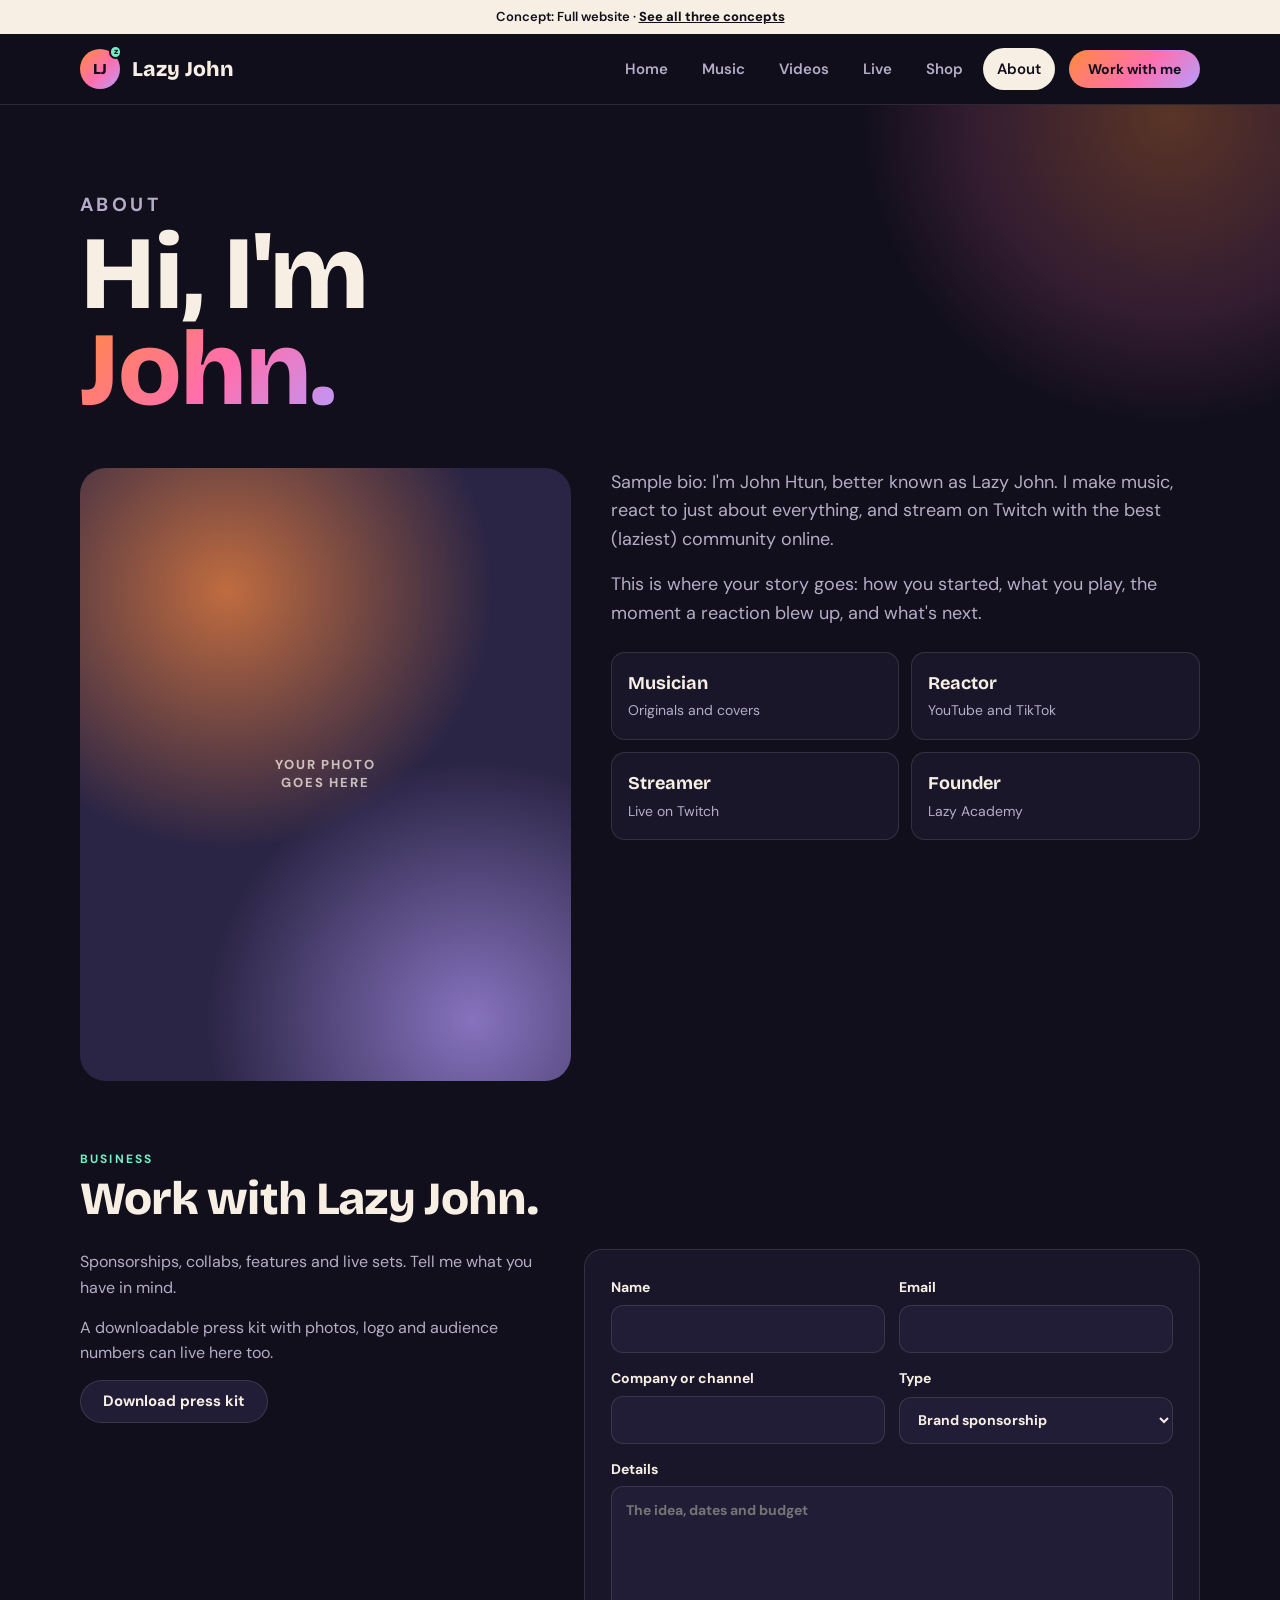
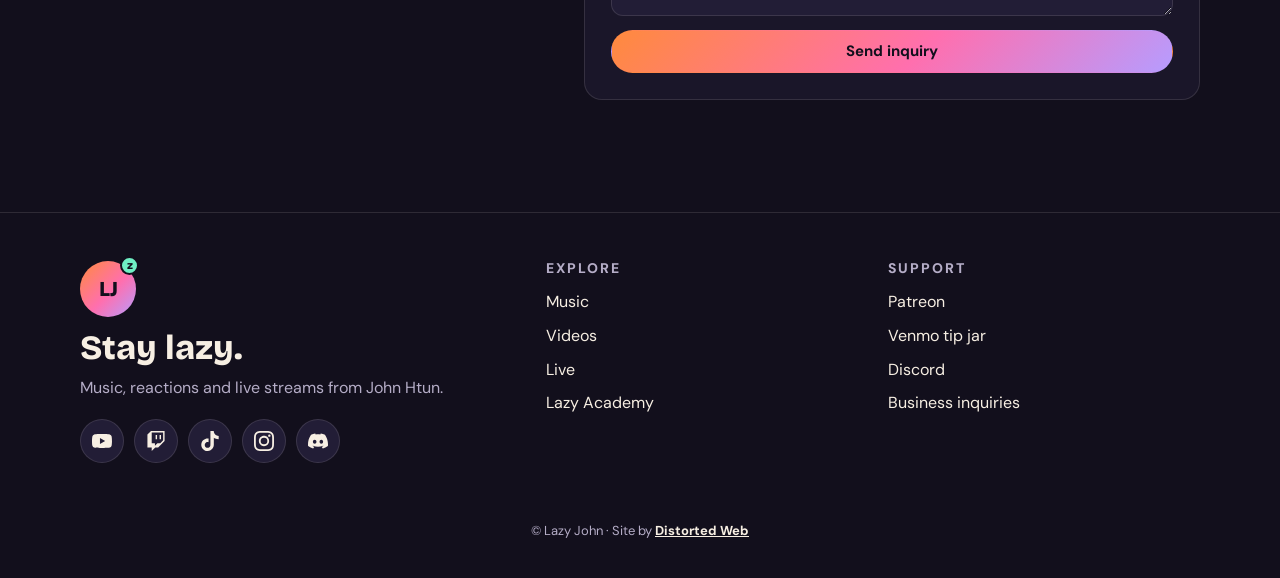
<file: full/about/index.html>
<!doctype html>
<html lang="en">
<head>
  <meta charset="utf-8">
  <meta name="viewport" content="width=device-width, initial-scale=1">
  <title>About | Lazy John</title>
  <meta name="description" content="About Lazy John and business inquiries.">
  <meta name="robots" content="noindex">
  <link rel="stylesheet" href="../../assets/css/base.css">
  <link rel="stylesheet" href="../../assets/css/full.css">
  <style>
    .bio { display: grid; gap: 40px; grid-template-columns: 1fr 1.2fr; align-items: start; }
    .photo { aspect-ratio: 4/5; border-radius: 26px; display: grid; place-items: center; text-align: center;
      background: radial-gradient(90% 70% at 30% 20%, rgba(255,138,61,.7), transparent 60%), radial-gradient(90% 70% at 80% 90%, rgba(182,156,255,.65), transparent 60%), var(--card-2); }
    .photo span { font: 800 13px/1.4 var(--body); letter-spacing: .14em; text-transform: uppercase; color: rgba(247,239,227,.75); }
    .bio p { color: var(--muted); font-size: 18px; margin-bottom: 16px; }
    .facts { display: grid; grid-template-columns: 1fr 1fr; gap: 12px; margin-top: 24px; }
    .facts div { padding: 16px; border-radius: 14px; background: var(--night-2); border: 1px solid var(--line); }
    .facts b { display: block; font-family: var(--display); font-size: 18px; }
    .facts span { color: var(--muted); font-size: 14px; }
    .contact { display: grid; gap: 30px; grid-template-columns: 1fr 1.3fr; }
    .contact .side p { color: var(--muted); margin-bottom: 14px; }
    @media (max-width: 860px) { .bio, .contact { grid-template-columns: 1fr; } .photo { max-width: 360px; } }
    .sent { text-align: center; padding: 30px 0; }
    .sent h3 { font-size: 30px; margin-bottom: 8px; }

  </style>
</head>
<body>
  <div class="concept-bar">Concept: Full website · <a href="../../">See all three concepts</a></div>

  <header class="site-nav">
    <div class="wrap">
      <a class="brand" href="../"><span class="mono" aria-hidden="true">LJ</span>Lazy John</a>
      <button class="menu-toggle" aria-label="Menu" aria-expanded="false"><span></span></button>
      <ul class="menu">
          <li><a href="../">Home</a></li>
          <li><a href="../music/">Music</a></li>
          <li><a href="../videos/">Videos</a></li>
          <li><a href="../live/">Live</a></li>
          <li><a href="../shop/">Shop</a></li>
          <li><a href="../about/" aria-current="page">About</a></li>
      </ul>
      <a class="btn btn-hot cta" href="../about/#contact">Work with me</a>
    </div>
  </header>

  <main>
    <section class="page-head">
      <div class="wrap">
        <p class="eyebrow">About</p>
        <h1>Hi, I'm<br><span class="grad-text">John.</span></h1>
      </div>
    </section>

    <section class="block" style="padding-top:10px">
      <div class="wrap bio">
        <div class="photo"><span>Your photo<br>goes here</span></div>
        <div>
          <p>Sample bio: I'm John Htun, better known as Lazy John. I make music, react to just about everything, and stream on Twitch with the best (laziest) community online.</p>
          <p>This is where your story goes: how you started, what you play, the moment a reaction blew up, and what's next.</p>
          <div class="facts">
            <div><b>Musician</b><span>Originals and covers</span></div>
            <div><b>Reactor</b><span>YouTube and TikTok</span></div>
            <div><b>Streamer</b><span>Live on Twitch</span></div>
            <div><b>Founder</b><span>Lazy Academy</span></div>
          </div>
        </div>
      </div>
    </section>

    <section class="block" id="contact" style="padding-top:0">
      <div class="wrap">
        <p class="eyebrow">Business</p>
        <h2>Work with Lazy John.</h2>
        <div class="contact">
          <div class="side">
            <p>Sponsorships, collabs, features and live sets. Tell me what you have in mind.</p>
            <p>A downloadable press kit with photos, logo and audience numbers can live here too.</p>
            <a class="btn" href="#">Download press kit</a>
          </div>
          <div class="card">
            <form class="inquiry" id="inq">
              <div class="row2">
                <label>Name<input name="name" required autocomplete="name"></label>
                <label>Email<input name="email" type="email" required autocomplete="email"></label>
              </div>
              <div class="row2">
                <label>Company or channel<input name="company"></label>
                <label>Type
                  <select name="type"><option>Brand sponsorship</option><option>Collab</option><option>Song feature</option><option>Live performance</option><option>Other</option></select>
                </label>
              </div>
              <label>Details<textarea name="details" placeholder="The idea, dates and budget"></textarea></label>
              <button class="btn btn-hot" type="submit">Send inquiry</button>
            </form>
            <div class="sent" hidden><h3>Got it 🛋️</h3><p class="muted">Thanks! (This is a preview, so nothing was sent.)</p></div>
          </div>
        </div>
      </div>
    </section>
    <script>
      document.getElementById("inq").addEventListener("submit", function (e) {
        e.preventDefault(); this.hidden = true; this.nextElementSibling.hidden = false;
      });
    </script>
  </main>

  <footer class="site-foot">
    <div class="wrap">
      <div>
        <span class="mono" aria-hidden="true">LJ</span>
        <p class="big">Stay lazy.</p>
        <p class="muted">Music, reactions and live streams from John Htun.</p>
        <nav class="socials" aria-label="Socials">
          <a href="https://www.youtube.com/@THISISLAZYJOHN" aria-label="YouTube"><span class="ico i-youtube"></span></a>
          <a href="https://www.twitch.tv/iamlazyjohn" aria-label="Twitch"><span class="ico i-twitch"></span></a>
          <a href="https://www.tiktok.com/@johnhtunn" aria-label="TikTok"><span class="ico i-tiktok"></span></a>
          <a href="https://www.instagram.com/htuns_of_fun" aria-label="Instagram"><span class="ico i-instagram"></span></a>
          <a href="https://discord.gg/yuyG89Dpnd" aria-label="Discord"><span class="ico i-discord"></span></a>
        </nav>
      </div>
      <div>
        <h4>Explore</h4>
        <ul>
          <li><a href="../music/">Music</a></li>
          <li><a href="../videos/">Videos</a></li>
          <li><a href="../live/">Live</a></li>
          <li><a href="../shop/">Lazy Academy</a></li>
        </ul>
      </div>
      <div>
        <h4>Support</h4>
        <ul>
          <li><a href="https://www.patreon.com/c/lazyjohn">Patreon</a></li>
          <li><a href="https://account.venmo.com/u/JohnHtun">Venmo tip jar</a></li>
          <li><a href="https://discord.gg/yuyG89Dpnd">Discord</a></li>
          <li><a href="../about/#contact">Business inquiries</a></li>
        </ul>
      </div>
    </div>
    <p class="credit">© Lazy John · Site by <a href="https://distortedbrands.com/web/">Distorted Web</a></p>
  </footer>

  <script>
    (function () {
      var nav = document.querySelector(".site-nav"), btn = nav.querySelector(".menu-toggle");
      btn.addEventListener("click", function () {
        var open = nav.classList.toggle("open");
        btn.setAttribute("aria-expanded", open);
      });
    })();
  </script>
</body>
</html>
</file>
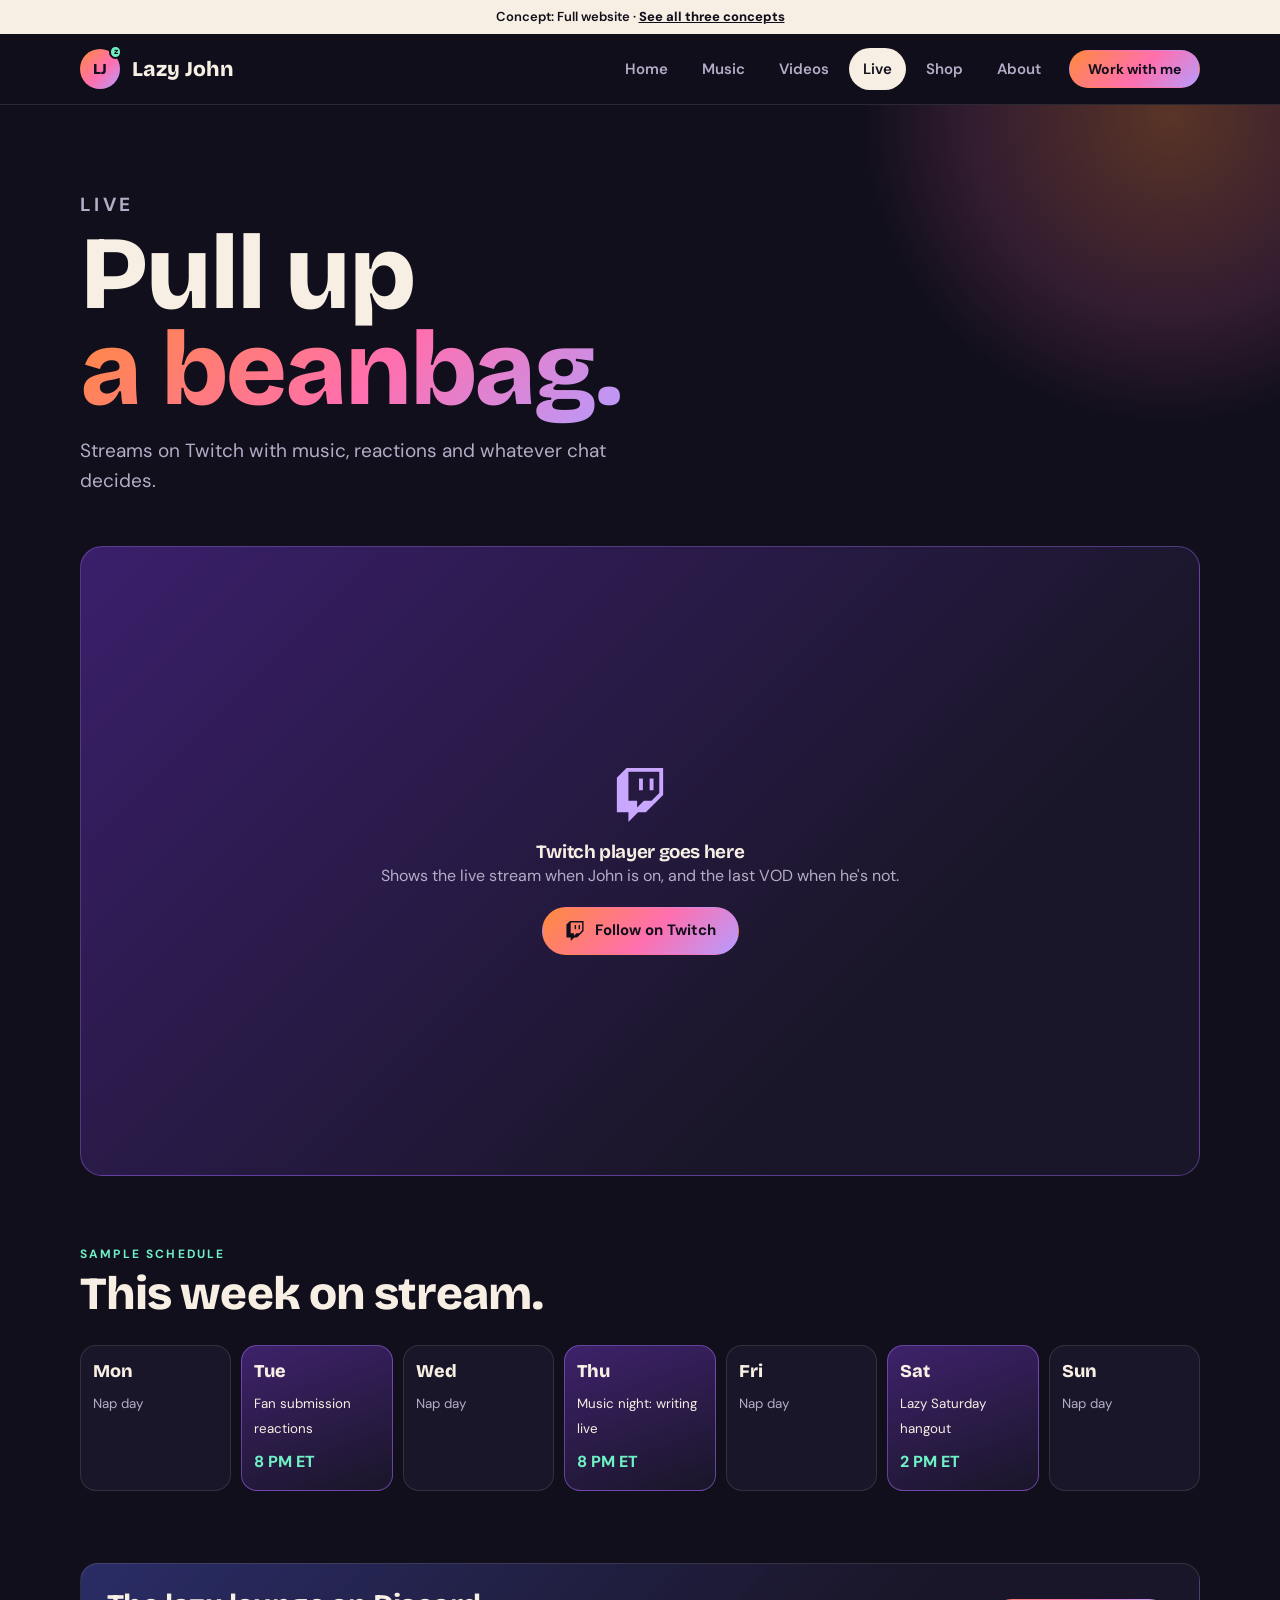
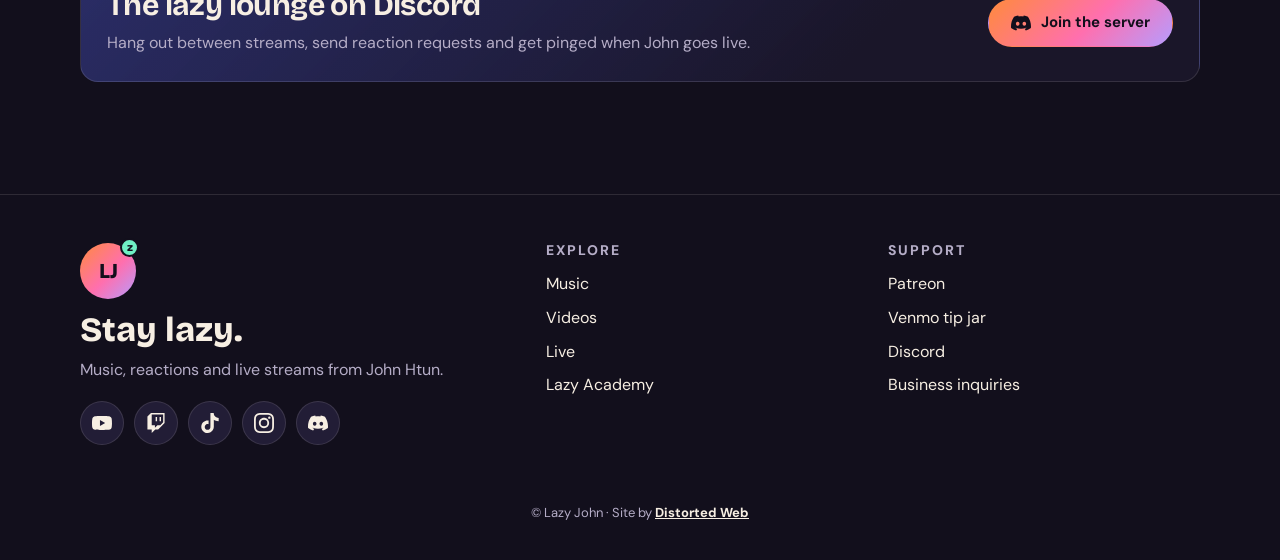
<file: full/live/index.html>
<!doctype html>
<html lang="en">
<head>
  <meta charset="utf-8">
  <meta name="viewport" content="width=device-width, initial-scale=1">
  <title>Live | Lazy John</title>
  <meta name="description" content="Lazy John's Twitch stream schedule and Discord.">
  <meta name="robots" content="noindex">
  <link rel="stylesheet" href="../../assets/css/base.css">
  <link rel="stylesheet" href="../../assets/css/full.css">
  <style>
    .player { aspect-ratio: 16/9; border-radius: 22px; background: linear-gradient(135deg, #3a1f6b, #1a1629 70%); border: 1px solid rgba(169,112,255,.4); display: grid; place-items: center; text-align: center; padding: 20px; }
    .player > div > .ico { width: 54px; height: 54px; color: #c9a7ff; margin: 0 auto 14px; }
    .player p { color: var(--muted); }
    .week { display: grid; gap: 10px; grid-template-columns: repeat(7, 1fr); }
    .day { padding: 16px 12px; border-radius: 16px; background: var(--night-2); border: 1px solid var(--line); min-height: 130px; }
    .day b { display: block; font: 800 18px/1 var(--display); margin-bottom: 10px; }
    .day small { color: var(--muted); }
    .day.on { background: linear-gradient(160deg, rgba(145,70,255,.35), var(--night-2)); border-color: rgba(169,112,255,.5); }
    .day.on small { color: var(--cream); }
    .day .t { display: block; color: var(--mint); font-weight: 800; margin-top: 8px; }
    @media (max-width: 860px) { .week { grid-template-columns: 1fr; } .day { min-height: 0; } }
    .discord { display: grid; gap: 24px; grid-template-columns: 1fr auto; align-items: center; background: linear-gradient(135deg, rgba(88,101,242,.35), var(--night-2) 70%); }
    .discord h3 { font-size: 30px; margin-bottom: 8px; }
    .discord p { color: var(--muted); }
    @media (max-width: 700px) { .discord { grid-template-columns: 1fr; } }

  </style>
</head>
<body>
  <div class="concept-bar">Concept: Full website · <a href="../../">See all three concepts</a></div>

  <header class="site-nav">
    <div class="wrap">
      <a class="brand" href="../"><span class="mono" aria-hidden="true">LJ</span>Lazy John</a>
      <button class="menu-toggle" aria-label="Menu" aria-expanded="false"><span></span></button>
      <ul class="menu">
          <li><a href="../">Home</a></li>
          <li><a href="../music/">Music</a></li>
          <li><a href="../videos/">Videos</a></li>
          <li><a href="../live/" aria-current="page">Live</a></li>
          <li><a href="../shop/">Shop</a></li>
          <li><a href="../about/">About</a></li>
      </ul>
      <a class="btn btn-hot cta" href="../about/#contact">Work with me</a>
    </div>
  </header>

  <main>
    <section class="page-head">
      <div class="wrap">
        <p class="eyebrow">Live</p>
        <h1>Pull up<br><span class="grad-text">a beanbag.</span></h1>
        <p>Streams on Twitch with music, reactions and whatever chat decides.</p>
      </div>
    </section>

    <section class="block" style="padding-top:10px">
      <div class="wrap">
        <div class="player">
          <div><span class="ico i-twitch"></span><h3>Twitch player goes here</h3><p>Shows the live stream when John is on, and the last VOD when he's not.</p>
          <p style="margin-top:18px"><a class="btn btn-hot" href="https://www.twitch.tv/iamlazyjohn"><span class="ico i-twitch"></span>Follow on Twitch</a></p></div>
        </div>
      </div>
    </section>

    <section class="block" style="padding-top:0">
      <div class="wrap">
        <p class="eyebrow">Sample schedule</p>
        <h2>This week on stream.</h2>
        <div class="week">
          <div class="day"><b>Mon</b><small>Nap day</small></div>
          <div class="day on"><b>Tue</b><small>Fan submission reactions</small><span class=t>8 PM ET</span></div>
          <div class="day"><b>Wed</b><small>Nap day</small></div>
          <div class="day on"><b>Thu</b><small>Music night: writing live</small><span class=t>8 PM ET</span></div>
          <div class="day"><b>Fri</b><small>Nap day</small></div>
          <div class="day on"><b>Sat</b><small>Lazy Saturday hangout</small><span class=t>2 PM ET</span></div>
          <div class="day"><b>Sun</b><small>Nap day</small></div>
        </div>
      </div>
    </section>

    <section class="block" style="padding-top:0">
      <div class="wrap">
        <div class="card discord">
          <div><h3>The lazy lounge on Discord</h3><p>Hang out between streams, send reaction requests and get pinged when John goes live.</p></div>
          <a class="btn btn-hot" href="https://discord.gg/yuyG89Dpnd"><span class="ico i-discord"></span>Join the server</a>
        </div>
      </div>
    </section>
  </main>

  <footer class="site-foot">
    <div class="wrap">
      <div>
        <span class="mono" aria-hidden="true">LJ</span>
        <p class="big">Stay lazy.</p>
        <p class="muted">Music, reactions and live streams from John Htun.</p>
        <nav class="socials" aria-label="Socials">
          <a href="https://www.youtube.com/@THISISLAZYJOHN" aria-label="YouTube"><span class="ico i-youtube"></span></a>
          <a href="https://www.twitch.tv/iamlazyjohn" aria-label="Twitch"><span class="ico i-twitch"></span></a>
          <a href="https://www.tiktok.com/@johnhtunn" aria-label="TikTok"><span class="ico i-tiktok"></span></a>
          <a href="https://www.instagram.com/htuns_of_fun" aria-label="Instagram"><span class="ico i-instagram"></span></a>
          <a href="https://discord.gg/yuyG89Dpnd" aria-label="Discord"><span class="ico i-discord"></span></a>
        </nav>
      </div>
      <div>
        <h4>Explore</h4>
        <ul>
          <li><a href="../music/">Music</a></li>
          <li><a href="../videos/">Videos</a></li>
          <li><a href="../live/">Live</a></li>
          <li><a href="../shop/">Lazy Academy</a></li>
        </ul>
      </div>
      <div>
        <h4>Support</h4>
        <ul>
          <li><a href="https://www.patreon.com/c/lazyjohn">Patreon</a></li>
          <li><a href="https://account.venmo.com/u/JohnHtun">Venmo tip jar</a></li>
          <li><a href="https://discord.gg/yuyG89Dpnd">Discord</a></li>
          <li><a href="../about/#contact">Business inquiries</a></li>
        </ul>
      </div>
    </div>
    <p class="credit">© Lazy John · Site by <a href="https://distortedbrands.com/web/">Distorted Web</a></p>
  </footer>

  <script>
    (function () {
      var nav = document.querySelector(".site-nav"), btn = nav.querySelector(".menu-toggle");
      btn.addEventListener("click", function () {
        var open = nav.classList.toggle("open");
        btn.setAttribute("aria-expanded", open);
      });
    })();
  </script>
</body>
</html>
</file>
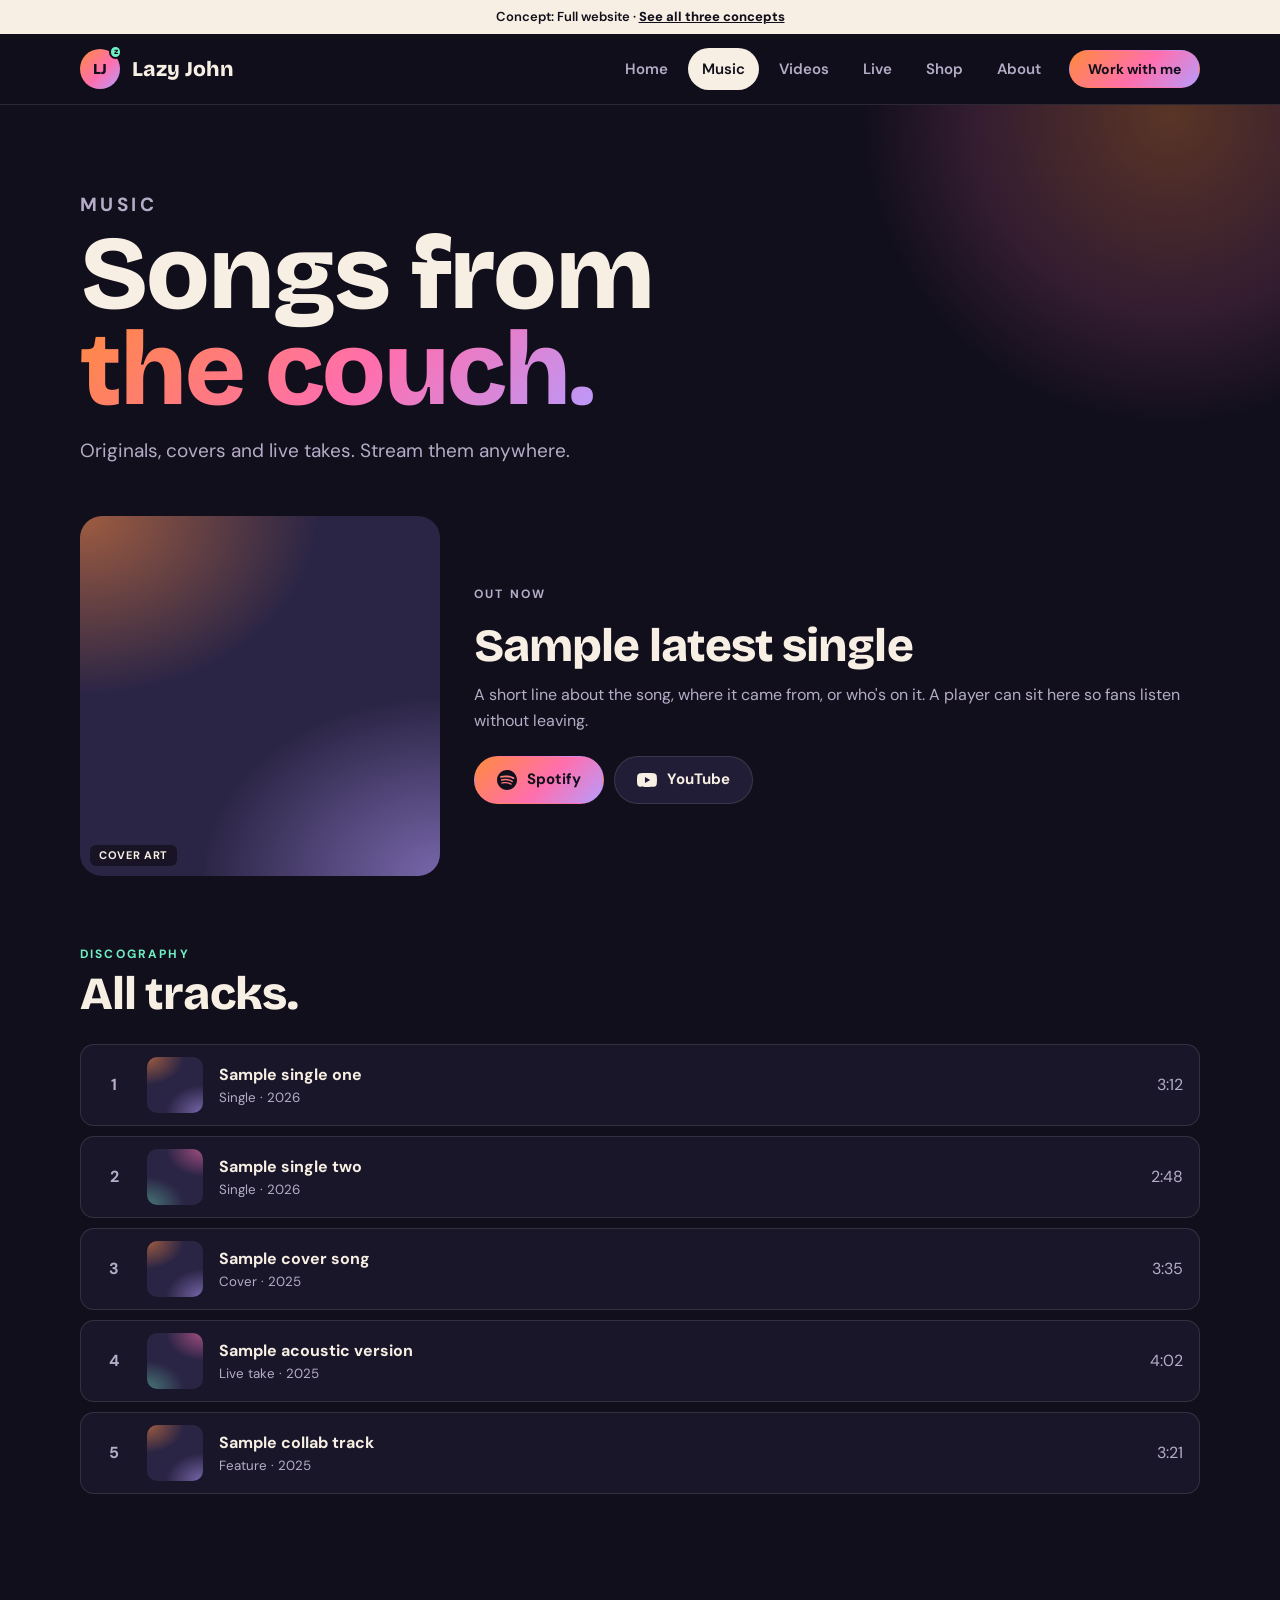
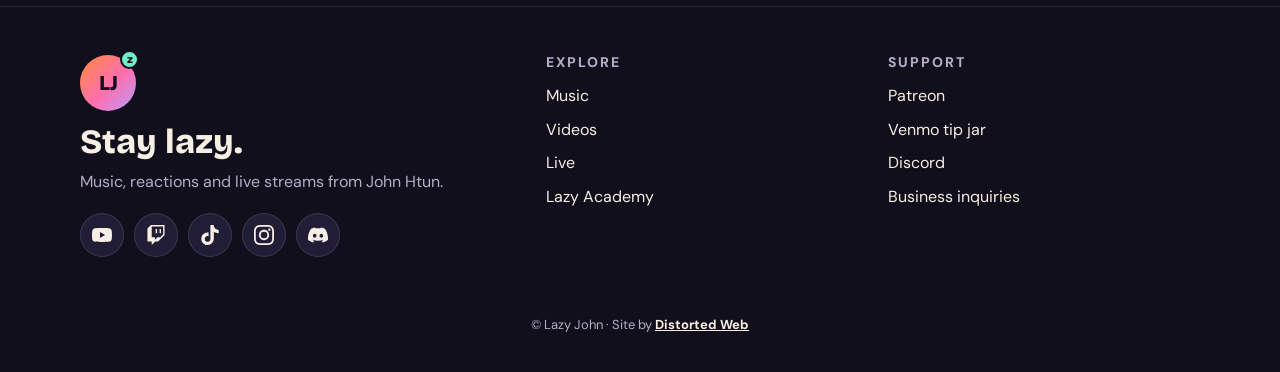
<file: full/music/index.html>
<!doctype html>
<html lang="en">
<head>
  <meta charset="utf-8">
  <meta name="viewport" content="width=device-width, initial-scale=1">
  <title>Music | Lazy John</title>
  <meta name="description" content="Songs, covers and live takes from Lazy John.">
  <meta name="robots" content="noindex">
  <link rel="stylesheet" href="../../assets/css/base.css">
  <link rel="stylesheet" href="../../assets/css/full.css">
  <style>
    .release { display: grid; gap: 34px; grid-template-columns: 360px 1fr; align-items: center; }
    .release .thumb { border-radius: 22px; }
    .release h2 { margin-bottom: 12px; }
    .release p { color: var(--muted); margin-bottom: 22px; }
    .release .btns { display: flex; flex-wrap: wrap; gap: 10px; }
    .list { display: grid; gap: 10px; }
    .tr { display: grid; grid-template-columns: 34px 56px 1fr auto; gap: 16px; align-items: center; padding: 12px 16px; border-radius: 14px; background: var(--night-2); border: 1px solid var(--line); }
    .tr .num { color: var(--muted); font-weight: 700; text-align: center; }
    .tr .thumb { border-radius: 10px; }
    .tr small { color: var(--muted); display: block; }
    .tr .len { color: var(--muted); font-variant-numeric: tabular-nums; }
    @media (max-width: 760px) { .release { grid-template-columns: 1fr; } .release .thumb { max-width: 320px; } }

  </style>
</head>
<body>
  <div class="concept-bar">Concept: Full website · <a href="../../">See all three concepts</a></div>

  <header class="site-nav">
    <div class="wrap">
      <a class="brand" href="../"><span class="mono" aria-hidden="true">LJ</span>Lazy John</a>
      <button class="menu-toggle" aria-label="Menu" aria-expanded="false"><span></span></button>
      <ul class="menu">
          <li><a href="../">Home</a></li>
          <li><a href="../music/" aria-current="page">Music</a></li>
          <li><a href="../videos/">Videos</a></li>
          <li><a href="../live/">Live</a></li>
          <li><a href="../shop/">Shop</a></li>
          <li><a href="../about/">About</a></li>
      </ul>
      <a class="btn btn-hot cta" href="../about/#contact">Work with me</a>
    </div>
  </header>

  <main>
    <section class="page-head">
      <div class="wrap">
        <p class="eyebrow">Music</p>
        <h1>Songs from<br><span class="grad-text">the couch.</span></h1>
        <p>Originals, covers and live takes. Stream them anywhere.</p>
      </div>
    </section>

    <section class="block" style="padding-top:10px">
      <div class="wrap release">
        <div class="thumb cover"><span class="tag">Cover art</span></div>
        <div>
          <p class="eyebrow">Out now</p>
          <h2>Sample latest single</h2>
          <p>A short line about the song, where it came from, or who's on it. A player can sit here so fans listen without leaving.</p>
          <div class="btns">
            <a class="btn btn-hot" href="#"><span class="ico i-spotify"></span>Spotify</a>
            <a class="btn" href="https://www.youtube.com/@THISISLAZYJOHN"><span class="ico i-youtube"></span>YouTube</a>
          </div>
        </div>
      </div>
    </section>

    <section class="block" style="padding-top:0">
      <div class="wrap">
        <p class="eyebrow">Discography</p>
        <h2>All tracks.</h2>
        <div class="list">
          <div class="tr"><span class="num">1</span><div class="thumb cover"></div><div><strong>Sample single one</strong><small>Single · 2026</small></div><span class="len">3:12</span></div>
          <div class="tr"><span class="num">2</span><div class="thumb cover alt"></div><div><strong>Sample single two</strong><small>Single · 2026</small></div><span class="len">2:48</span></div>
          <div class="tr"><span class="num">3</span><div class="thumb cover"></div><div><strong>Sample cover song</strong><small>Cover · 2025</small></div><span class="len">3:35</span></div>
          <div class="tr"><span class="num">4</span><div class="thumb cover alt"></div><div><strong>Sample acoustic version</strong><small>Live take · 2025</small></div><span class="len">4:02</span></div>
          <div class="tr"><span class="num">5</span><div class="thumb cover"></div><div><strong>Sample collab track</strong><small>Feature · 2025</small></div><span class="len">3:21</span></div>
        </div>
      </div>
    </section>
  </main>

  <footer class="site-foot">
    <div class="wrap">
      <div>
        <span class="mono" aria-hidden="true">LJ</span>
        <p class="big">Stay lazy.</p>
        <p class="muted">Music, reactions and live streams from John Htun.</p>
        <nav class="socials" aria-label="Socials">
          <a href="https://www.youtube.com/@THISISLAZYJOHN" aria-label="YouTube"><span class="ico i-youtube"></span></a>
          <a href="https://www.twitch.tv/iamlazyjohn" aria-label="Twitch"><span class="ico i-twitch"></span></a>
          <a href="https://www.tiktok.com/@johnhtunn" aria-label="TikTok"><span class="ico i-tiktok"></span></a>
          <a href="https://www.instagram.com/htuns_of_fun" aria-label="Instagram"><span class="ico i-instagram"></span></a>
          <a href="https://discord.gg/yuyG89Dpnd" aria-label="Discord"><span class="ico i-discord"></span></a>
        </nav>
      </div>
      <div>
        <h4>Explore</h4>
        <ul>
          <li><a href="../music/">Music</a></li>
          <li><a href="../videos/">Videos</a></li>
          <li><a href="../live/">Live</a></li>
          <li><a href="../shop/">Lazy Academy</a></li>
        </ul>
      </div>
      <div>
        <h4>Support</h4>
        <ul>
          <li><a href="https://www.patreon.com/c/lazyjohn">Patreon</a></li>
          <li><a href="https://account.venmo.com/u/JohnHtun">Venmo tip jar</a></li>
          <li><a href="https://discord.gg/yuyG89Dpnd">Discord</a></li>
          <li><a href="../about/#contact">Business inquiries</a></li>
        </ul>
      </div>
    </div>
    <p class="credit">© Lazy John · Site by <a href="https://distortedbrands.com/web/">Distorted Web</a></p>
  </footer>

  <script>
    (function () {
      var nav = document.querySelector(".site-nav"), btn = nav.querySelector(".menu-toggle");
      btn.addEventListener("click", function () {
        var open = nav.classList.toggle("open");
        btn.setAttribute("aria-expanded", open);
      });
    })();
  </script>
</body>
</html>
</file>
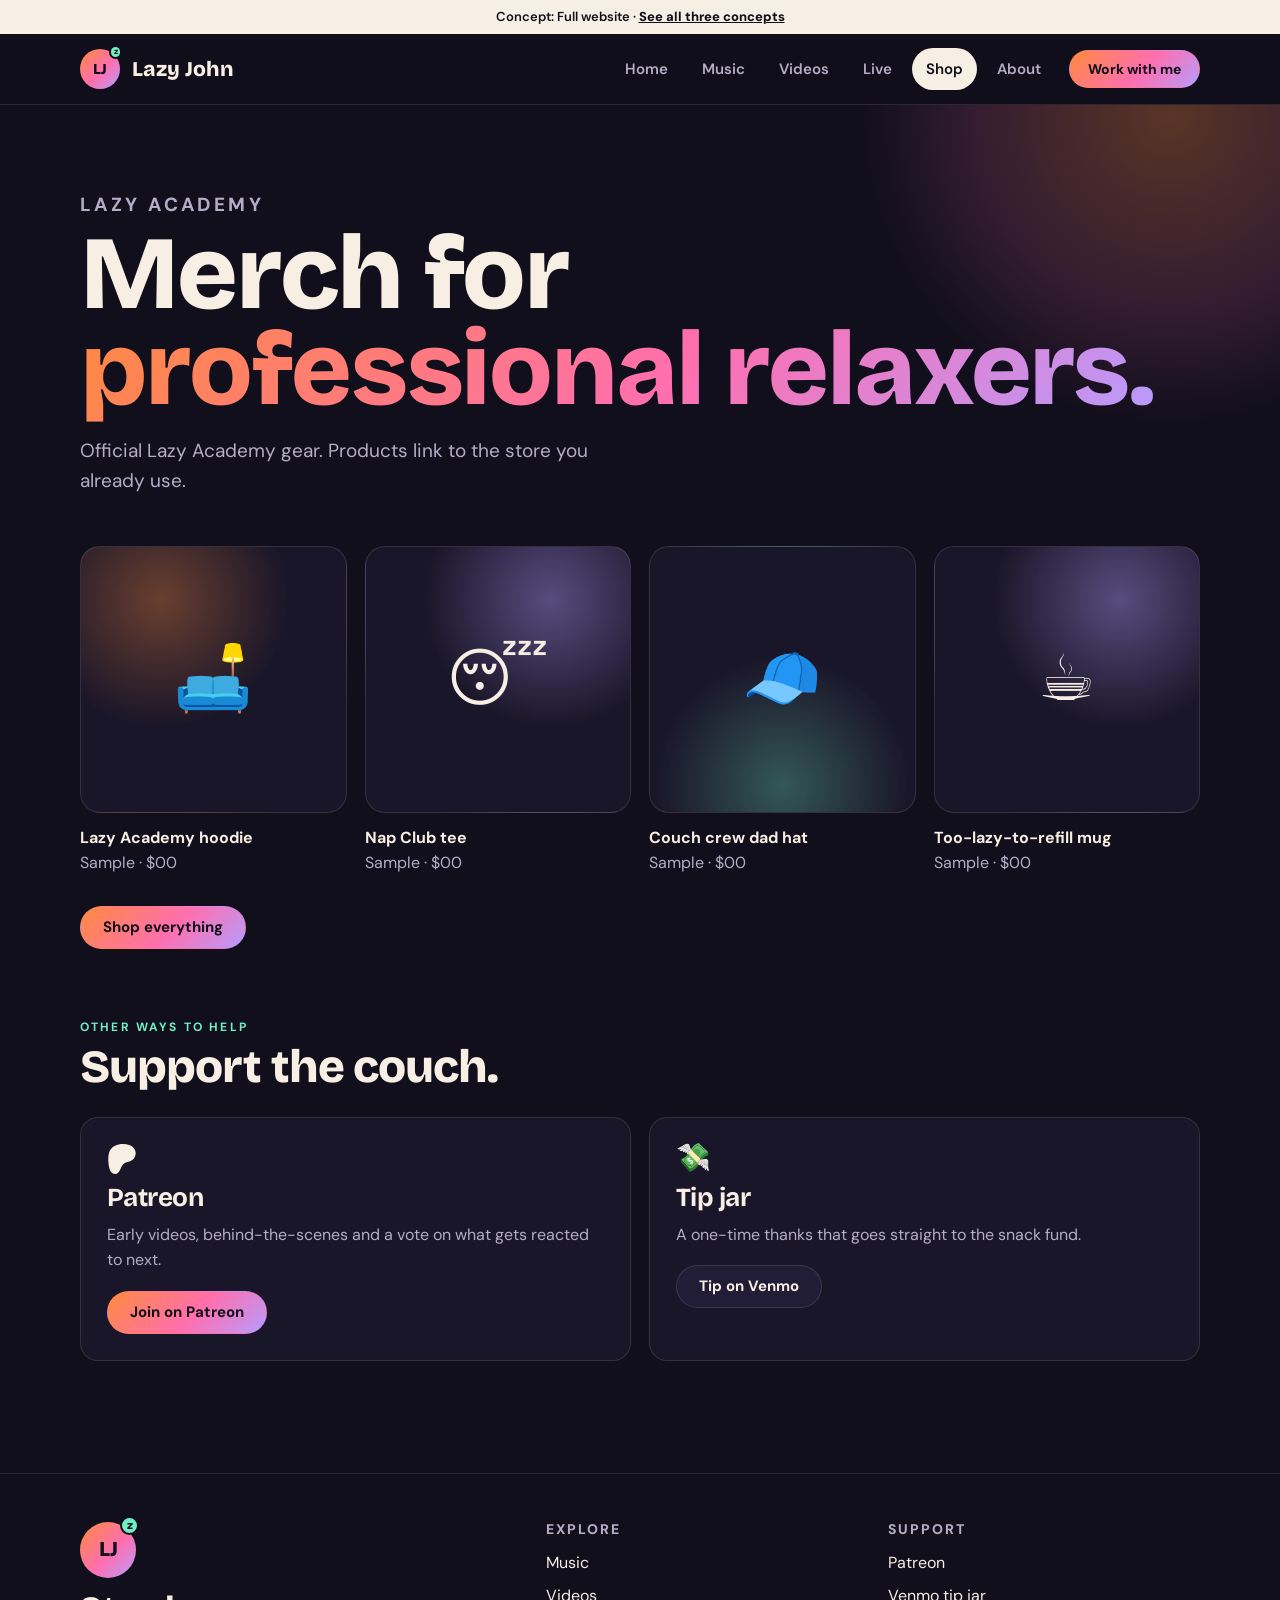
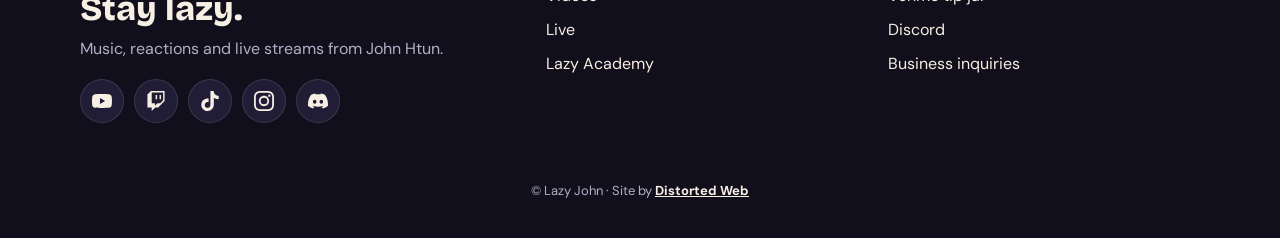
<file: full/shop/index.html>
<!doctype html>
<html lang="en">
<head>
  <meta charset="utf-8">
  <meta name="viewport" content="width=device-width, initial-scale=1">
  <title>Lazy Academy | Lazy John</title>
  <meta name="description" content="Lazy Academy merch and ways to support Lazy John.">
  <meta name="robots" content="noindex">
  <link rel="stylesheet" href="../../assets/css/base.css">
  <link rel="stylesheet" href="../../assets/css/full.css">
  <style>
    .prod { display: block; text-decoration: none; }
    .prod .img { aspect-ratio: 1; border-radius: 20px; display: grid; place-items: center; font-size: 64px; border: 1px solid var(--line); background: radial-gradient(80% 80% at 30% 20%, rgba(255,138,61,.35), transparent 60%), var(--night-2); transition: transform .2s; }
    .prod:nth-child(2n) .img { background: radial-gradient(80% 80% at 70% 20%, rgba(182,156,255,.4), transparent 60%), var(--night-2); }
    .prod:nth-child(3n) .img { background: radial-gradient(80% 80% at 50% 90%, rgba(111,240,196,.3), transparent 60%), var(--night-2); }
    .prod:hover .img { transform: translateY(-4px); }
    .prod strong { display: block; margin-top: 12px; }
    .prod span { color: var(--muted); }
    .support { display: grid; gap: 18px; grid-template-columns: repeat(auto-fit, minmax(260px, 1fr)); }
    .support .card { display: flex; flex-direction: column; gap: 10px; }
    .support .ico, .support .em { width: 30px; height: 30px; font-size: 28px; line-height: 1; }
    .support h3 { font-size: 26px; }
    .support p { color: var(--muted); }
    .support .btn { align-self: flex-start; margin-top: 8px; }

  </style>
</head>
<body>
  <div class="concept-bar">Concept: Full website · <a href="../../">See all three concepts</a></div>

  <header class="site-nav">
    <div class="wrap">
      <a class="brand" href="../"><span class="mono" aria-hidden="true">LJ</span>Lazy John</a>
      <button class="menu-toggle" aria-label="Menu" aria-expanded="false"><span></span></button>
      <ul class="menu">
          <li><a href="../">Home</a></li>
          <li><a href="../music/">Music</a></li>
          <li><a href="../videos/">Videos</a></li>
          <li><a href="../live/">Live</a></li>
          <li><a href="../shop/" aria-current="page">Shop</a></li>
          <li><a href="../about/">About</a></li>
      </ul>
      <a class="btn btn-hot cta" href="../about/#contact">Work with me</a>
    </div>
  </header>

  <main>
    <section class="page-head">
      <div class="wrap">
        <p class="eyebrow">Lazy Academy</p>
        <h1>Merch for<br><span class="grad-text">professional relaxers.</span></h1>
        <p>Official Lazy Academy gear. Products link to the store you already use.</p>
      </div>
    </section>

    <section class="block" style="padding-top:10px">
      <div class="wrap">
        <div class="grid-4">
          <a class="prod" href="#"><div class="img" aria-hidden="true">🛋️</div><strong>Lazy Academy hoodie</strong><span>Sample · $00</span></a>
          <a class="prod" href="#"><div class="img" aria-hidden="true">😴</div><strong>Nap Club tee</strong><span>Sample · $00</span></a>
          <a class="prod" href="#"><div class="img" aria-hidden="true">🧢</div><strong>Couch crew dad hat</strong><span>Sample · $00</span></a>
          <a class="prod" href="#"><div class="img" aria-hidden="true">☕</div><strong>Too-lazy-to-refill mug</strong><span>Sample · $00</span></a>
        </div>
        <p style="margin-top:30px"><a class="btn btn-hot" href="#">Shop everything</a></p>
      </div>
    </section>

    <section class="block" style="padding-top:0">
      <div class="wrap">
        <p class="eyebrow">Other ways to help</p>
        <h2>Support the couch.</h2>
        <div class="support">
          <div class="card"><span class="ico i-patreon"></span><h3>Patreon</h3><p>Early videos, behind-the-scenes and a vote on what gets reacted to next.</p><a class="btn btn-hot" href="https://www.patreon.com/c/lazyjohn">Join on Patreon</a></div>
          <div class="card"><span class="em" aria-hidden="true">💸</span><h3>Tip jar</h3><p>A one-time thanks that goes straight to the snack fund.</p><a class="btn" href="https://account.venmo.com/u/JohnHtun">Tip on Venmo</a></div>
        </div>
      </div>
    </section>
  </main>

  <footer class="site-foot">
    <div class="wrap">
      <div>
        <span class="mono" aria-hidden="true">LJ</span>
        <p class="big">Stay lazy.</p>
        <p class="muted">Music, reactions and live streams from John Htun.</p>
        <nav class="socials" aria-label="Socials">
          <a href="https://www.youtube.com/@THISISLAZYJOHN" aria-label="YouTube"><span class="ico i-youtube"></span></a>
          <a href="https://www.twitch.tv/iamlazyjohn" aria-label="Twitch"><span class="ico i-twitch"></span></a>
          <a href="https://www.tiktok.com/@johnhtunn" aria-label="TikTok"><span class="ico i-tiktok"></span></a>
          <a href="https://www.instagram.com/htuns_of_fun" aria-label="Instagram"><span class="ico i-instagram"></span></a>
          <a href="https://discord.gg/yuyG89Dpnd" aria-label="Discord"><span class="ico i-discord"></span></a>
        </nav>
      </div>
      <div>
        <h4>Explore</h4>
        <ul>
          <li><a href="../music/">Music</a></li>
          <li><a href="../videos/">Videos</a></li>
          <li><a href="../live/">Live</a></li>
          <li><a href="../shop/">Lazy Academy</a></li>
        </ul>
      </div>
      <div>
        <h4>Support</h4>
        <ul>
          <li><a href="https://www.patreon.com/c/lazyjohn">Patreon</a></li>
          <li><a href="https://account.venmo.com/u/JohnHtun">Venmo tip jar</a></li>
          <li><a href="https://discord.gg/yuyG89Dpnd">Discord</a></li>
          <li><a href="../about/#contact">Business inquiries</a></li>
        </ul>
      </div>
    </div>
    <p class="credit">© Lazy John · Site by <a href="https://distortedbrands.com/web/">Distorted Web</a></p>
  </footer>

  <script>
    (function () {
      var nav = document.querySelector(".site-nav"), btn = nav.querySelector(".menu-toggle");
      btn.addEventListener("click", function () {
        var open = nav.classList.toggle("open");
        btn.setAttribute("aria-expanded", open);
      });
    })();
  </script>
</body>
</html>
</file>
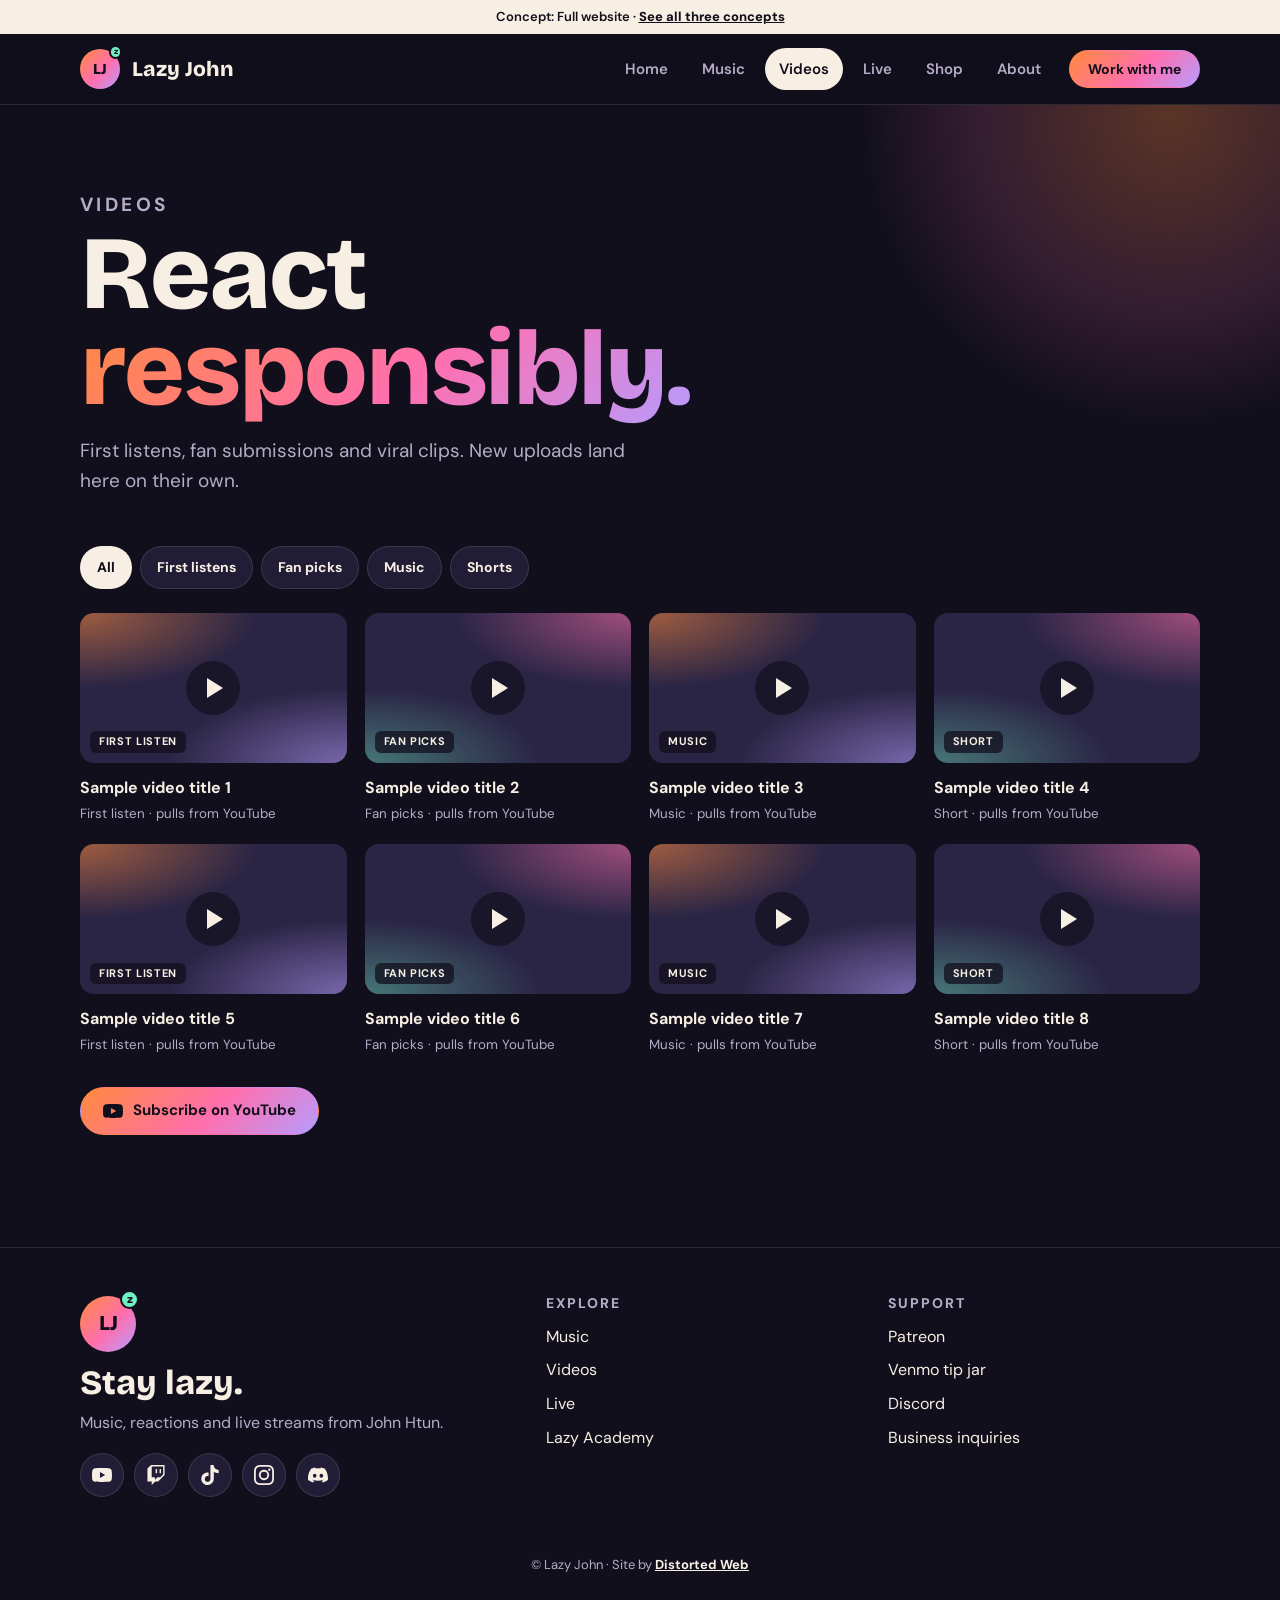
<file: full/videos/index.html>
<!doctype html>
<html lang="en">
<head>
  <meta charset="utf-8">
  <meta name="viewport" content="width=device-width, initial-scale=1">
  <title>Videos | Lazy John</title>
  <meta name="description" content="Reactions and videos from Lazy John.">
  <meta name="robots" content="noindex">
  <link rel="stylesheet" href="../../assets/css/base.css">
  <link rel="stylesheet" href="../../assets/css/full.css">
</head>
<body>
  <div class="concept-bar">Concept: Full website · <a href="../../">See all three concepts</a></div>

  <header class="site-nav">
    <div class="wrap">
      <a class="brand" href="../"><span class="mono" aria-hidden="true">LJ</span>Lazy John</a>
      <button class="menu-toggle" aria-label="Menu" aria-expanded="false"><span></span></button>
      <ul class="menu">
          <li><a href="../">Home</a></li>
          <li><a href="../music/">Music</a></li>
          <li><a href="../videos/" aria-current="page">Videos</a></li>
          <li><a href="../live/">Live</a></li>
          <li><a href="../shop/">Shop</a></li>
          <li><a href="../about/">About</a></li>
      </ul>
      <a class="btn btn-hot cta" href="../about/#contact">Work with me</a>
    </div>
  </header>

  <main>
    <section class="page-head">
      <div class="wrap">
        <p class="eyebrow">Videos</p>
        <h1>React<br><span class="grad-text">responsibly.</span></h1>
        <p>First listens, fan submissions and viral clips. New uploads land here on their own.</p>
      </div>
    </section>

    <section class="block" style="padding-top:10px">
      <div class="wrap">
        <div class="chips" role="group" aria-label="Filter">
          <button class="chip on">All</button><button class="chip">First listens</button><button class="chip">Fan picks</button><button class="chip">Music</button><button class="chip">Shorts</button>
        </div>
        <div class="grid-4">
          <a class="vcard" href="https://www.youtube.com/@THISISLAZYJOHN"><div class="thumb"><span class="play"></span><span class="tag">First listen</span></div><strong>Sample video title 1</strong><small>First listen · pulls from YouTube</small></a>
          <a class="vcard" href="https://www.youtube.com/@THISISLAZYJOHN"><div class="thumb alt"><span class="play"></span><span class="tag">Fan picks</span></div><strong>Sample video title 2</strong><small>Fan picks · pulls from YouTube</small></a>
          <a class="vcard" href="https://www.youtube.com/@THISISLAZYJOHN"><div class="thumb"><span class="play"></span><span class="tag">Music</span></div><strong>Sample video title 3</strong><small>Music · pulls from YouTube</small></a>
          <a class="vcard" href="https://www.youtube.com/@THISISLAZYJOHN"><div class="thumb alt"><span class="play"></span><span class="tag">Short</span></div><strong>Sample video title 4</strong><small>Short · pulls from YouTube</small></a>
          <a class="vcard" href="https://www.youtube.com/@THISISLAZYJOHN"><div class="thumb"><span class="play"></span><span class="tag">First listen</span></div><strong>Sample video title 5</strong><small>First listen · pulls from YouTube</small></a>
          <a class="vcard" href="https://www.youtube.com/@THISISLAZYJOHN"><div class="thumb alt"><span class="play"></span><span class="tag">Fan picks</span></div><strong>Sample video title 6</strong><small>Fan picks · pulls from YouTube</small></a>
          <a class="vcard" href="https://www.youtube.com/@THISISLAZYJOHN"><div class="thumb"><span class="play"></span><span class="tag">Music</span></div><strong>Sample video title 7</strong><small>Music · pulls from YouTube</small></a>
          <a class="vcard" href="https://www.youtube.com/@THISISLAZYJOHN"><div class="thumb alt"><span class="play"></span><span class="tag">Short</span></div><strong>Sample video title 8</strong><small>Short · pulls from YouTube</small></a>
        </div>
        <p style="margin-top:30px"><a class="btn btn-hot" href="https://www.youtube.com/@THISISLAZYJOHN?sub_confirmation=1"><span class="ico i-youtube"></span>Subscribe on YouTube</a></p>
      </div>
    </section>
  </main>

  <footer class="site-foot">
    <div class="wrap">
      <div>
        <span class="mono" aria-hidden="true">LJ</span>
        <p class="big">Stay lazy.</p>
        <p class="muted">Music, reactions and live streams from John Htun.</p>
        <nav class="socials" aria-label="Socials">
          <a href="https://www.youtube.com/@THISISLAZYJOHN" aria-label="YouTube"><span class="ico i-youtube"></span></a>
          <a href="https://www.twitch.tv/iamlazyjohn" aria-label="Twitch"><span class="ico i-twitch"></span></a>
          <a href="https://www.tiktok.com/@johnhtunn" aria-label="TikTok"><span class="ico i-tiktok"></span></a>
          <a href="https://www.instagram.com/htuns_of_fun" aria-label="Instagram"><span class="ico i-instagram"></span></a>
          <a href="https://discord.gg/yuyG89Dpnd" aria-label="Discord"><span class="ico i-discord"></span></a>
        </nav>
      </div>
      <div>
        <h4>Explore</h4>
        <ul>
          <li><a href="../music/">Music</a></li>
          <li><a href="../videos/">Videos</a></li>
          <li><a href="../live/">Live</a></li>
          <li><a href="../shop/">Lazy Academy</a></li>
        </ul>
      </div>
      <div>
        <h4>Support</h4>
        <ul>
          <li><a href="https://www.patreon.com/c/lazyjohn">Patreon</a></li>
          <li><a href="https://account.venmo.com/u/JohnHtun">Venmo tip jar</a></li>
          <li><a href="https://discord.gg/yuyG89Dpnd">Discord</a></li>
          <li><a href="../about/#contact">Business inquiries</a></li>
        </ul>
      </div>
    </div>
    <p class="credit">© Lazy John · Site by <a href="https://distortedbrands.com/web/">Distorted Web</a></p>
  </footer>

  <script>
    (function () {
      var nav = document.querySelector(".site-nav"), btn = nav.querySelector(".menu-toggle");
      btn.addEventListener("click", function () {
        var open = nav.classList.toggle("open");
        btn.setAttribute("aria-expanded", open);
      });
    })();
  </script>
</body>
</html>
</file>
<file: assets/css/base.css>
/* Lazy John — shared styles for all three concepts */

@font-face {
  font-family: "Bricolage";
  src: url("../fonts/bricolage.woff2") format("woff2");
  font-weight: 200 800;
  font-display: swap;
}
@font-face {
  font-family: "DM Sans";
  src: url("../fonts/dmsans.woff2") format("woff2");
  font-weight: 100 1000;
  font-display: swap;
}

:root {
  --night: #120f1c;
  --night-2: #1a1629;
  --card: #221d36;
  --card-2: #2b2545;
  --line: rgba(247, 239, 227, 0.12);
  --cream: #f7efe3;
  --muted: #b5adc7;
  --sun: #ff8a3d;
  --pink: #ff6fae;
  --lilac: #b69cff;
  --mint: #6ff0c4;
  --glow: linear-gradient(135deg, var(--sun), var(--pink) 55%, var(--lilac));
  --radius: 18px;
  --display: "Bricolage", "Arial Black", system-ui, sans-serif;
  --body: "DM Sans", system-ui, -apple-system, "Segoe UI", sans-serif;
  color-scheme: dark;
}

*, *::before, *::after { box-sizing: border-box; }
html { -webkit-text-size-adjust: 100%; scroll-behavior: smooth; }
body {
  margin: 0;
  background: var(--night);
  color: var(--cream);
  font: 400 16px/1.6 var(--body);
  -webkit-font-smoothing: antialiased;
}
img, svg { display: block; max-width: 100%; }
a { color: inherit; }
h1, h2, h3, h4 { font-family: var(--display); line-height: 1.05; margin: 0; letter-spacing: -0.02em; }
p { margin: 0; }
button { font: inherit; color: inherit; }
:focus-visible { outline: 2px solid var(--mint); outline-offset: 3px; border-radius: 6px; }

.wrap { width: min(1120px, 100% - 32px); margin-inline: auto; }
.grad-text { background: var(--glow); -webkit-background-clip: text; background-clip: text; color: transparent; }
.eyebrow {
  font: 700 12px/1 var(--body); letter-spacing: 0.18em; text-transform: uppercase; color: var(--mint);
}
.muted { color: var(--muted); }

/* Monogram badge used in place of a logo */
.mono {
  --s: 56px;
  width: var(--s); height: var(--s); border-radius: 50%;
  display: grid; place-items: center;
  background: var(--glow);
  color: var(--night);
  font: 800 calc(var(--s) * 0.38)/1 var(--display);
  letter-spacing: -0.04em;
  flex: none;
  position: relative;
}
.mono::after { /* sleepy "z" sticker */
  content: "z";
  position: absolute; right: -6%; top: -10%;
  width: 34%; height: 34%; border-radius: 50%;
  display: grid; place-items: center;
  background: var(--mint); color: var(--night);
  font: 800 calc(var(--s) * 0.2)/1 var(--display);
  border: 2px solid var(--night);
}

/* Buttons */
.btn {
  display: inline-flex; align-items: center; justify-content: center; gap: 10px;
  padding: 13px 22px; border-radius: 999px; border: 1px solid var(--line);
  background: var(--card); color: var(--cream);
  font: 700 15px/1 var(--body); text-decoration: none; cursor: pointer;
  transition: transform .15s ease, background .15s ease, border-color .15s ease;
}
.btn:hover { transform: translateY(-2px); border-color: rgba(247,239,227,.3); }
.btn-hot { background: var(--glow); color: var(--night); border-color: transparent; }
.btn-ghost { background: transparent; }

/* Brand icons (Simple Icons, CC0) drawn with currentColor */
.ico { width: 20px; height: 20px; flex: none; background: currentColor; display: inline-block;
  -webkit-mask: center / contain no-repeat; mask: center / contain no-repeat; }
.i-youtube   { -webkit-mask-image: url(../icons/youtube.svg);   mask-image: url(../icons/youtube.svg); }
.i-twitch    { -webkit-mask-image: url(../icons/twitch.svg);    mask-image: url(../icons/twitch.svg); }
.i-discord   { -webkit-mask-image: url(../icons/discord.svg);   mask-image: url(../icons/discord.svg); }
.i-tiktok    { -webkit-mask-image: url(../icons/tiktok.svg);    mask-image: url(../icons/tiktok.svg); }
.i-instagram { -webkit-mask-image: url(../icons/instagram.svg); mask-image: url(../icons/instagram.svg); }
.i-patreon   { -webkit-mask-image: url(../icons/patreon.svg);   mask-image: url(../icons/patreon.svg); }
.i-spotify   { -webkit-mask-image: url(../icons/spotify.svg);   mask-image: url(../icons/spotify.svg); }

/* Live pill */
.live {
  display: inline-flex; align-items: center; gap: 8px;
  padding: 6px 12px; border-radius: 999px;
  background: rgba(111, 240, 196, 0.12); color: var(--mint);
  font: 700 12px/1 var(--body); letter-spacing: .08em; text-transform: uppercase;
}
.live::before { content: ""; width: 8px; height: 8px; border-radius: 50%; background: var(--mint); animation: pulse 1.6s infinite; }
@keyframes pulse { 50% { opacity: .3; } }

/* Concept bar: tells the client this is a preview */
.concept-bar {
  background: var(--cream); color: var(--night);
  font: 600 13px/1.4 var(--body);
  text-align: center; padding: 8px 16px;
}
.concept-bar a { font-weight: 800; }

/* Footer credit */
.credit { padding: 28px 16px 36px; text-align: center; color: var(--muted); font-size: 13px; }
.credit a { color: var(--cream); font-weight: 700; }

/* Social row */
.socials { display: flex; flex-wrap: wrap; gap: 10px; }
.socials a {
  width: 44px; height: 44px; border-radius: 50%; display: grid; place-items: center;
  background: var(--card); border: 1px solid var(--line); color: var(--cream);
  transition: background .15s, color .15s, transform .15s;
}
.socials a:hover { background: var(--cream); color: var(--night); transform: translateY(-2px); }

/* Thumbnail placeholder art (stands in for real video/cover images) */
.thumb {
  aspect-ratio: 16 / 9; border-radius: 14px; position: relative; overflow: hidden;
  background:
    radial-gradient(120% 90% at 0% 0%, rgba(255,138,61,.55), transparent 55%),
    radial-gradient(120% 90% at 100% 100%, rgba(182,156,255,.55), transparent 55%),
    var(--card-2);
}
.thumb.alt { background:
    radial-gradient(120% 90% at 100% 0%, rgba(255,111,174,.55), transparent 55%),
    radial-gradient(120% 90% at 0% 100%, rgba(111,240,196,.4), transparent 55%),
    var(--card-2); }
.thumb.cover { aspect-ratio: 1; }
.thumb .play {
  position: absolute; inset: 0; margin: auto; width: 54px; height: 54px; border-radius: 50%;
  background: rgba(18,15,28,.65); display: grid; place-items: center;
}
.thumb .play::before { content: ""; border-left: 16px solid var(--cream); border-block: 10px solid transparent; margin-left: 4px; }
.thumb .tag {
  position: absolute; left: 10px; bottom: 10px; padding: 4px 9px; border-radius: 6px;
  background: rgba(18,15,28,.75); font: 700 11px/1.2 var(--body); letter-spacing: .06em; text-transform: uppercase;
}

@media (prefers-reduced-motion: reduce) {
  *, *::before, *::after { animation: none !important; transition: none !important; scroll-behavior: auto !important; }
}
</file>
<file: assets/css/full.css>
/* Full-website concept: layout shared by every page */

.site-nav { position: sticky; top: 0; z-index: 20; background: rgba(18,15,28,.85); backdrop-filter: blur(12px); border-bottom: 1px solid var(--line); }
.site-nav .wrap { display: flex; align-items: center; gap: 14px; height: 70px; }
.site-nav .brand { display: flex; align-items: center; gap: 12px; text-decoration: none; font: 800 21px/1 var(--display); }
.site-nav .mono { --s: 40px; }
.site-nav .menu { display: flex; gap: 6px; list-style: none; margin: 0 0 0 auto; padding: 0; }
.site-nav .menu a { display: block; padding: 9px 14px; border-radius: 999px; text-decoration: none; color: var(--muted); font-weight: 600; font-size: 15px; }
.site-nav .menu a:hover { color: var(--cream); background: var(--card); }
.site-nav .menu a[aria-current="page"] { color: var(--night); background: var(--cream); }
.site-nav .cta { padding: 11px 18px; font-size: 14px; }
.menu-toggle { display: none; margin-left: auto; width: 44px; height: 44px; border-radius: 12px; border: 1px solid var(--line); background: var(--card); cursor: pointer; }
.menu-toggle span, .menu-toggle span::before, .menu-toggle span::after { display: block; width: 18px; height: 2px; background: var(--cream); margin: auto; position: relative; content: ""; }
.menu-toggle span::before { position: absolute; top: -6px; }
.menu-toggle span::after { position: absolute; top: 6px; }
@media (max-width: 900px) {
  .menu-toggle { display: block; }
  .site-nav .cta { display: none; }
  .site-nav .menu {
    display: none; position: absolute; top: 70px; left: 0; right: 0; flex-direction: column; gap: 4px;
    padding: 12px 16px 18px; background: var(--night); border-bottom: 1px solid var(--line);
  }
  .site-nav.open .menu { display: flex; }
  .site-nav .menu a { padding: 13px 16px; font-size: 17px; }
}

/* Page header used by inner pages */
.page-head { padding: 72px 0 40px; position: relative; overflow: hidden; }
.page-head::before {
  content: ""; position: absolute; width: 620px; height: 620px; right: -200px; top: -300px; border-radius: 50%;
  background: radial-gradient(circle, rgba(255,138,61,.3), rgba(255,111,174,.14) 45%, transparent 70%); pointer-events: none;
}
.page-head .wrap { position: relative; }
.page-head h1 { font-size: clamp(48px, 9vw, 104px); font-weight: 800; line-height: .92; margin-top: 12px; }
.page-head p { color: var(--muted); font-size: 19px; max-width: 560px; margin-top: 18px; }

.block { padding: 40px 0 72px; }
.block h2 { font-size: clamp(30px, 4.5vw, 46px); font-weight: 800; margin: 10px 0 26px; }
.row-head { display: flex; flex-wrap: wrap; justify-content: space-between; align-items: end; gap: 16px; }

.card { padding: 26px; border-radius: var(--radius); background: var(--night-2); border: 1px solid var(--line); }
.grid-3 { display: grid; gap: 18px; grid-template-columns: repeat(auto-fit, minmax(260px, 1fr)); }
.grid-4 { display: grid; gap: 18px; grid-template-columns: repeat(auto-fill, minmax(220px, 1fr)); }
.vcard { text-decoration: none; display: block; }
.vcard strong { display: block; margin-top: 12px; }
.vcard small { color: var(--muted); }
.vcard:hover .thumb { outline: 2px solid var(--cream); outline-offset: 3px; }

.chips { display: flex; flex-wrap: wrap; gap: 8px; margin-bottom: 24px; }
.chip { padding: 9px 16px; border-radius: 999px; border: 1px solid var(--line); background: var(--card); font-weight: 700; font-size: 14px; cursor: pointer; }
.chip.on { background: var(--cream); color: var(--night); }

.site-foot { border-top: 1px solid var(--line); margin-top: 40px; }
.site-foot .wrap { display: grid; gap: 30px; grid-template-columns: 1.4fr 1fr 1fr; padding: 48px 0 30px; }
.site-foot h4 { font: 800 14px/1 var(--body); letter-spacing: .14em; text-transform: uppercase; color: var(--muted); margin-bottom: 14px; }
.site-foot ul { list-style: none; margin: 0; padding: 0; display: grid; gap: 8px; }
.site-foot ul a { text-decoration: none; }
.site-foot ul a:hover { color: var(--sun); }
.site-foot .big { font: 800 34px/1 var(--display); margin: 14px 0 10px; }
.site-foot .socials { margin-top: 18px; }
@media (max-width: 760px) { .site-foot .wrap { grid-template-columns: 1fr 1fr; } .site-foot .wrap > :first-child { grid-column: 1 / -1; } }

form.inquiry { display: grid; gap: 14px; }
form.inquiry label { display: grid; gap: 6px; font-weight: 700; font-size: 14px; }
form.inquiry input, form.inquiry select, form.inquiry textarea { font: inherit; color: var(--cream); background: var(--card); border: 1px solid var(--line); border-radius: 12px; padding: 12px 14px; }
form.inquiry textarea { min-height: 130px; resize: vertical; }
.row2 { display: grid; gap: 14px; grid-template-columns: 1fr 1fr; }
@media (max-width: 560px) { .row2 { grid-template-columns: 1fr; } }
</file>
